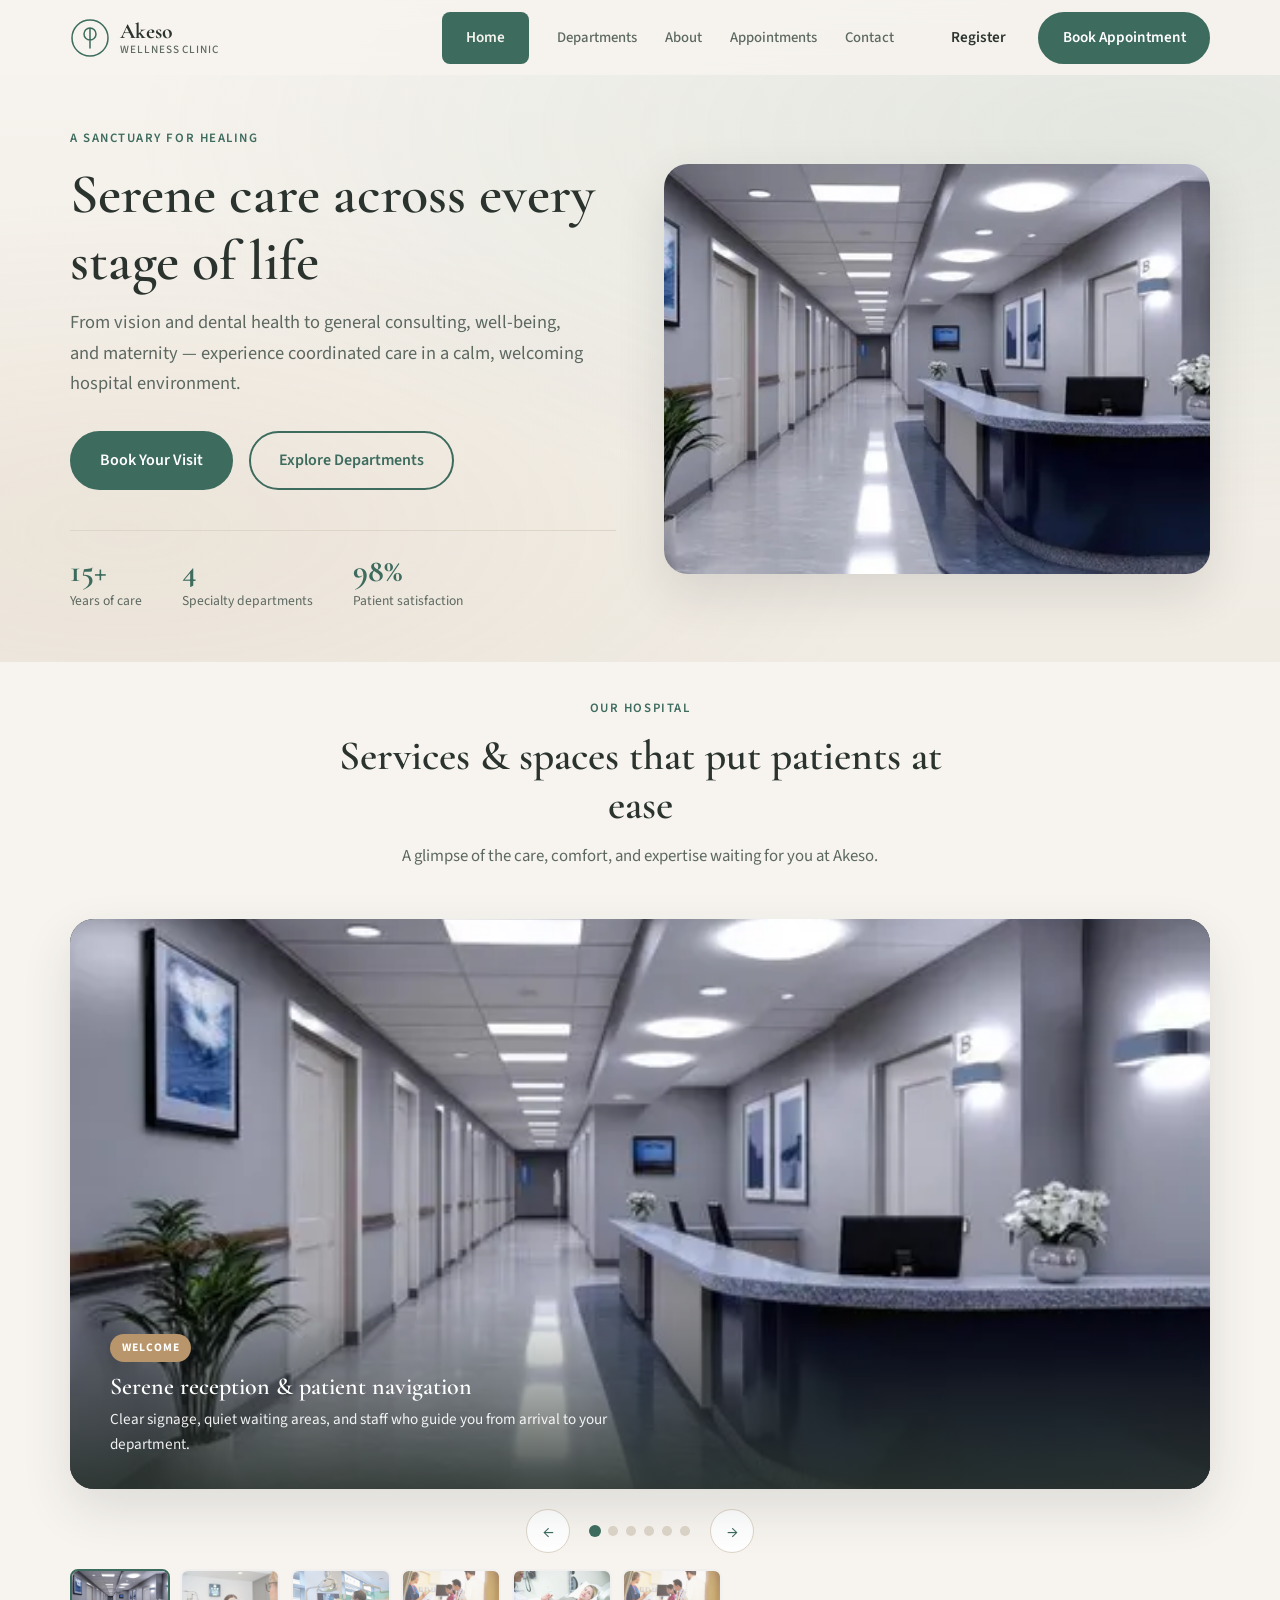
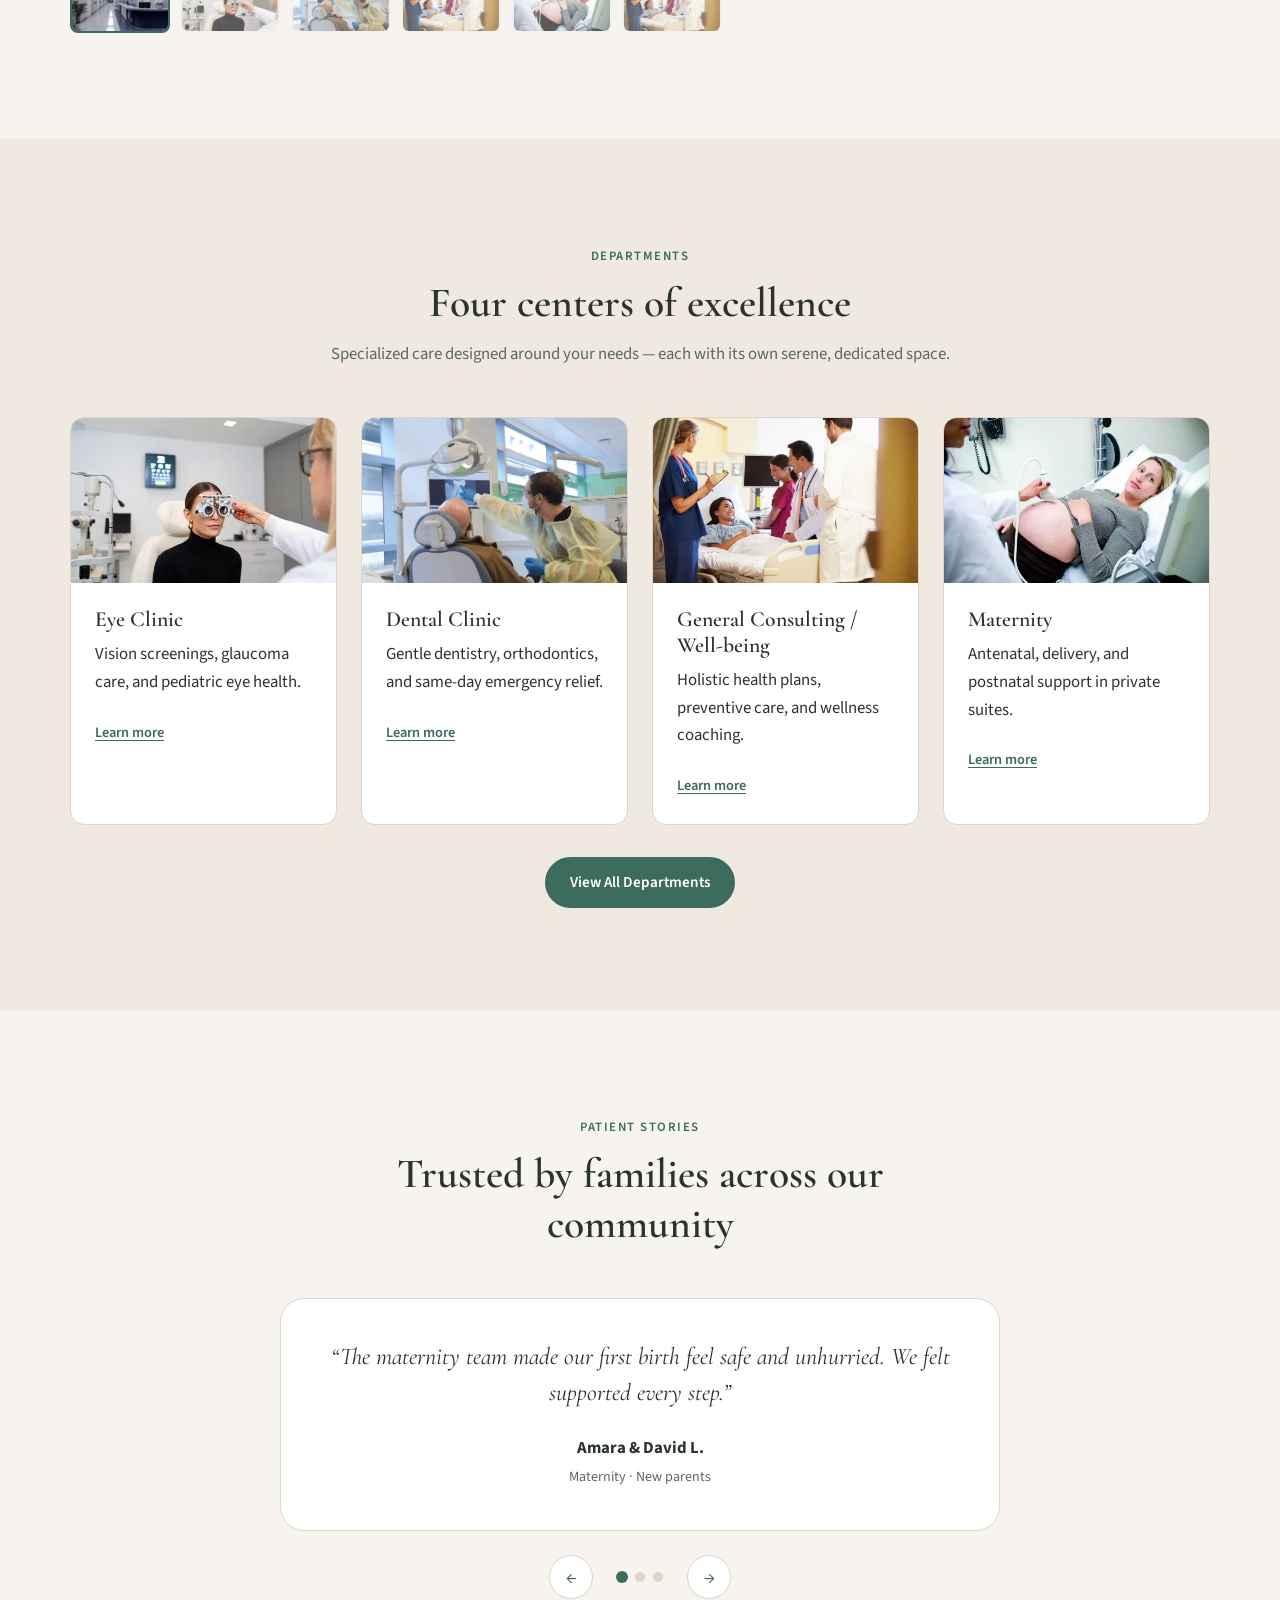
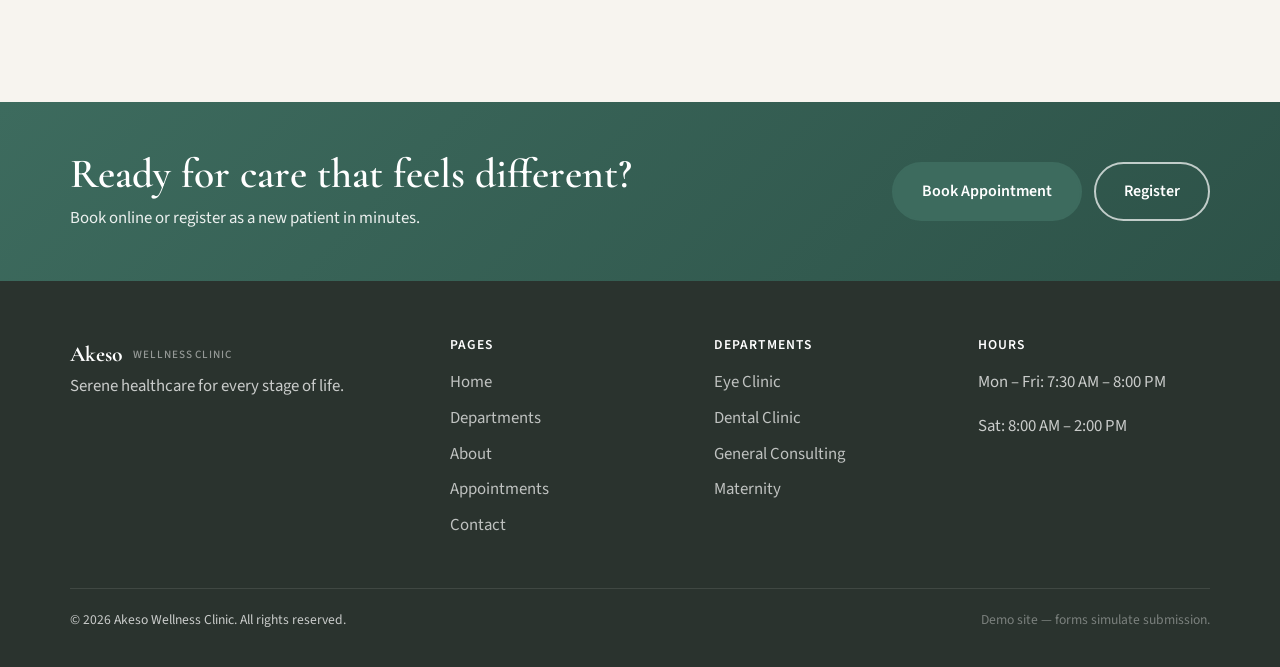
<file: index.html>
<!DOCTYPE html>
<html lang="en">
<head>
  <meta charset="UTF-8">
  <meta name="viewport" content="width=device-width, initial-scale=1.0">
  <meta name="description" content="Akeso Wellness Clinic — serene eye, dental, consulting, and maternity care. Book your visit today.">
  <title>Home | Akeso Wellness Clinic</title>
  <link rel="preconnect" href="https://fonts.googleapis.com">
  <link rel="preconnect" href="https://fonts.gstatic.com" crossorigin>
  <link href="https://fonts.googleapis.com/css2?family=Cormorant+Garamond:ital,wght@0,500;0,600;0,700;1,500&family=Source+Sans+3:wght@300;400;500;600;700&display=swap" rel="stylesheet">
  <link rel="stylesheet" href="css/styles.css">
</head>
<body data-page="home">
  <a class="skip-link" href="#main">Skip to content</a>

  <header class="site-header" id="header">
    <div class="container header-inner">
      <a href="index.html" class="logo" aria-label="Akeso Wellness Clinic home">
        <span class="logo-mark" aria-hidden="true">
          <svg viewBox="0 0 40 40" width="40" height="40" fill="none" xmlns="http://www.w3.org/2000/svg">
            <circle cx="20" cy="20" r="18" stroke="currentColor" stroke-width="1.5"/>
            <path d="M20 10v20M14 16c0-3.3 2.7-6 6-6s6 2.7 6 6-2.7 6-6 6-6-2.7-6-6z" stroke="currentColor" stroke-width="1.5" stroke-linecap="round"/>
          </svg>
        </span>
        <span class="logo-text">
          <span class="logo-name">Akeso</span>
          <span class="logo-tagline">Wellness Clinic</span>
        </span>
      </a>
      <button class="nav-toggle" id="navToggle" aria-expanded="false" aria-controls="mainNav" aria-label="Open menu">
        <span></span><span></span><span></span>
      </button>
      <nav class="main-nav" id="mainNav" aria-label="Primary">
        <ul>
          <li><a href="index.html" data-nav="home">Home</a></li>
          <li><a href="departments.html" data-nav="departments">Departments</a></li>
          <li><a href="about.html" data-nav="about">About</a></li>
          <li><a href="appointments.html" data-nav="appointments">Appointments</a></li>
          <li><a href="contact.html" data-nav="contact">Contact</a></li>
        </ul>
        <div class="nav-actions">
          <a href="appointments.html#registration" class="btn btn-ghost">Register</a>
          <a href="appointments.html#booking" class="btn btn-primary">Book Appointment</a>
        </div>
      </nav>
    </div>
  </header>

  <main id="main">
    <section class="hero hero-compact" id="hero">
      <div class="hero-bg" aria-hidden="true"></div>
      <div class="container hero-grid">
        <div class="hero-content">
          <p class="eyebrow">A sanctuary for healing</p>
          <h1>Serene care across every stage of life</h1>
          <p class="hero-lead">
            From vision and dental health to general consulting, well-being, and maternity —
            experience coordinated care in a calm, welcoming hospital environment.
          </p>
          <div class="hero-actions">
            <a href="appointments.html#booking" class="btn btn-primary btn-lg">Book Your Visit</a>
            <a href="departments.html" class="btn btn-outline btn-lg">Explore Departments</a>
          </div>
          <div class="hero-trust">
            <div class="trust-item"><strong>15+</strong><span>Years of care</span></div>
            <div class="trust-item"><strong>4</strong><span>Specialty departments</span></div>
            <div class="trust-item"><strong>98%</strong><span>Patient satisfaction</span></div>
          </div>
        </div>
        <div class="hero-visual">
          <img
            class="hero-image"
            src="images/entrance.jpg"
            alt="Sunlit hospital corridor with calm, modern design"
            width="800"
            height="560"
            loading="eager"
          >
        </div>
      </div>
    </section>

    <section class="slideshow-section section" id="services-showcase" aria-label="Hospital services showcase">
      <div class="container">
        <header class="section-header section-header-center">
          <p class="eyebrow">Our hospital</p>
          <h2>Services &amp; spaces that put patients at ease</h2>
          <p>A glimpse of the care, comfort, and expertise waiting for you at Akeso.</p>
        </header>

        <div class="service-slideshow" id="serviceSlideshow">
          <div class="slideshow-viewport">
            <div class="slideshow-track" id="slideshowTrack">
              <figure class="slide active" data-slide="0">
                <img src="images/entrance.jpg" alt="Welcoming hospital reception and patient check-in area" width="1400" height="700" loading="eager">
                <figcaption class="slide-caption">
                  <span class="slide-tag">Welcome</span>
                  <h3>Serene reception &amp; patient navigation</h3>
                  <p>Clear signage, quiet waiting areas, and staff who guide you from arrival to your department.</p>
                </figcaption>
              </figure>
              <figure class="slide" data-slide="1">
                <img src="images/eye-clinic.jpg" alt="Eye clinic examination with specialist equipment" width="1400" height="700" loading="lazy">
                <figcaption class="slide-caption">
                  <span class="slide-tag">Eye Clinic</span>
                  <h3>Advanced vision screening &amp; treatment</h3>
                  <p>Comprehensive eye exams, retinal imaging, and specialist consultations in light-filled suites.</p>
                </figcaption>
              </figure>
              <figure class="slide" data-slide="2">
                <img src="images/dentist.png" alt="Dental clinic providing gentle patient care" width="1400" height="700" loading="lazy">
                <figcaption class="slide-caption">
                  <span class="slide-tag">Dental Clinic</span>
                  <h3>Gentle dentistry for every age</h3>
                  <p>Preventive care, restorative work, and anxiety-free treatment in spa-like dental rooms.</p>
                </figcaption>
              </figure>
              <figure class="slide" data-slide="3">
                <img src="images/collaboration.jpg" alt="Doctor consulting with patient in general well-being clinic" width="1400" height="700" loading="lazy">
                <figcaption class="slide-caption">
                  <span class="slide-tag">General Consulting</span>
                  <h3>Well-being &amp; holistic health plans</h3>
                  <p>One-on-one consulting, preventive screenings, nutrition, and chronic care coordination.</p>
                </figcaption>
              </figure>
              <figure class="slide" data-slide="4">
                <img src="images/maternity.jpg" alt="Maternity ward supporting mother and newborn" width="1400" height="700" loading="lazy">
                <figcaption class="slide-caption">
                  <span class="slide-tag">Maternity</span>
                  <h3>Compassionate maternity &amp; newborn care</h3>
                  <p>Antenatal visits, delivery suites, lactation support, and postnatal follow-up under one roof.</p>
                </figcaption>
              </figure>
              <figure class="slide" data-slide="5">
                <img src="images/collaboration.jpg" alt="Medical team collaborating in modern hospital" width="1400" height="700" loading="lazy">
                <figcaption class="slide-caption">
                  <span class="slide-tag">Coordinated care</span>
                  <h3>Professional teams working together</h3>
                  <p>Doctors and nurses share records across departments so your care stays seamless.</p>
                </figcaption>
              </figure>
            </div>
          </div>
          <div class="slideshow-controls">
            <button type="button" class="slider-btn slideshow-prev" id="slideshowPrev" aria-label="Previous slide">&larr;</button>
            <div class="slideshow-dots" id="slideshowDots" role="tablist" aria-label="Service slides"></div>
            <button type="button" class="slider-btn slideshow-next" id="slideshowNext" aria-label="Next slide">&rarr;</button>
          </div>
          <div class="slideshow-thumbs" id="slideshowThumbs" aria-label="Slide thumbnails"></div>
        </div>
      </div>
    </section>

    <section class="departments section section-alt" id="departments-preview">
      <div class="container">
        <header class="section-header section-header-center">
          <p class="eyebrow">Departments</p>
          <h2>Four centers of excellence</h2>
          <p>Specialized care designed around your needs — each with its own serene, dedicated space.</p>
        </header>
        <div class="dept-grid dept-grid-4">
          <article class="dept-card dept-card-image">
            <div class="dept-card-photo">
              <img src="images/eye-clinic.jpg" alt="Eye clinic examination room" width="600" height="400" loading="lazy">
            </div>
            <div class="dept-card-body">
              <h3>Eye Clinic</h3>
              <p>Vision screenings, glaucoma care, and pediatric eye health.</p>
              <a href="departments.html#eye" class="dept-link">Learn more</a>
            </div>
          </article>
          <article class="dept-card dept-card-image">
            <div class="dept-card-photo">
              <img src="images/dentist.png" alt="Dental treatment room" width="600" height="400" loading="lazy">
            </div>
            <div class="dept-card-body">
              <h3>Dental Clinic</h3>
              <p>Gentle dentistry, orthodontics, and same-day emergency relief.</p>
              <a href="departments.html#dental" class="dept-link">Learn more</a>
            </div>
          </article>
          <article class="dept-card dept-card-image">
            <div class="dept-card-photo">
              <img src="images/collaboration.jpg" alt="General consulting consultation" width="600" height="400" loading="lazy">
            </div>
            <div class="dept-card-body">
              <h3>General Consulting / Well-being</h3>
              <p>Holistic health plans, preventive care, and wellness coaching.</p>
              <a href="departments.html#consulting" class="dept-link">Learn more</a>
            </div>
          </article>
          <article class="dept-card dept-card-image">
            <div class="dept-card-photo">
              <img src="images/maternity.jpg" alt="Maternity care with mother and baby" width="600" height="400" loading="lazy">
            </div>
            <div class="dept-card-body">
              <h3>Maternity</h3>
              <p>Antenatal, delivery, and postnatal support in private suites.</p>
              <a href="departments.html#maternity" class="dept-link">Learn more</a>
            </div>
          </article>
        </div>
        <p class="section-cta-center">
          <a href="departments.html" class="btn btn-primary">View All Departments</a>
        </p>
      </div>
    </section>

    <section class="testimonials section">
      <div class="container">
        <header class="section-header section-header-center">
          <p class="eyebrow">Patient stories</p>
          <h2>Trusted by families across our community</h2>
        </header>
        <div class="testimonial-slider" id="testimonialSlider">
          <div class="testimonial-track" id="testimonialTrack">
            <blockquote class="testimonial-card active">
              <p>&ldquo;The maternity team made our first birth feel safe and unhurried. We felt supported every step.&rdquo;</p>
              <footer><strong>Amara &amp; David L.</strong><span>Maternity · New parents</span></footer>
            </blockquote>
            <blockquote class="testimonial-card">
              <p>&ldquo;My well-being consultant helped me build habits I could actually keep. The clinic feels like a retreat.&rdquo;</p>
              <footer><strong>Priya K.</strong><span>General Consulting · 3-month program</span></footer>
            </blockquote>
            <blockquote class="testimonial-card">
              <p>&ldquo;The eye clinic caught an issue early. Professional, thorough, and surprisingly relaxing.&rdquo;</p>
              <footer><strong>Marcus T.</strong><span>Eye Clinic · Annual screening</span></footer>
            </blockquote>
          </div>
          <div class="testimonial-controls">
            <button type="button" class="slider-btn" id="prevTestimonial" aria-label="Previous testimonial">&larr;</button>
            <div class="slider-dots" id="sliderDots" role="tablist" aria-label="Testimonials"></div>
            <button type="button" class="slider-btn" id="nextTestimonial" aria-label="Next testimonial">&rarr;</button>
          </div>
        </div>
      </div>
    </section>

    <section class="cta-strip">
      <div class="container cta-strip-inner">
        <div>
          <h2>Ready for care that feels different?</h2>
          <p>Book online or register as a new patient in minutes.</p>
        </div>
        <div class="cta-strip-actions">
          <a href="appointments.html#booking" class="btn btn-primary btn-lg">Book Appointment</a>
          <a href="appointments.html#registration" class="btn btn-outline-light btn-lg">Register</a>
        </div>
      </div>
    </section>
  </main>

  <footer class="site-footer">
    <div class="container footer-grid">
      <div class="footer-brand">
        <a href="index.html" class="logo logo-footer">
          <span class="logo-name">Akeso</span>
          <span class="logo-tagline">Wellness Clinic</span>
        </a>
        <p>Serene healthcare for every stage of life.</p>
      </div>
      <nav aria-label="Pages">
        <h4>Pages</h4>
        <ul>
          <li><a href="index.html">Home</a></li>
          <li><a href="departments.html">Departments</a></li>
          <li><a href="about.html">About</a></li>
          <li><a href="appointments.html">Appointments</a></li>
          <li><a href="contact.html">Contact</a></li>
        </ul>
      </nav>
      <nav aria-label="Departments">
        <h4>Departments</h4>
        <ul>
          <li><a href="departments.html#eye">Eye Clinic</a></li>
          <li><a href="departments.html#dental">Dental Clinic</a></li>
          <li><a href="departments.html#consulting">General Consulting</a></li>
          <li><a href="departments.html#maternity">Maternity</a></li>
        </ul>
      </nav>
      <div class="footer-hours">
        <h4>Hours</h4>
        <p>Mon – Fri: 7:30 AM – 8:00 PM</p>
        <p>Sat: 8:00 AM – 2:00 PM</p>
      </div>
    </div>
    <div class="container footer-bottom">
      <p>&copy; <span id="year"></span> Akeso Wellness Clinic. All rights reserved.</p>
      <p class="footer-note">Demo site — forms simulate submission.</p>
    </div>
  </footer>

  <div class="toast-container" id="toastContainer" aria-live="polite" aria-atomic="true"></div>
  <script src="js/main.js"></script>
</body>
</html>
</file>
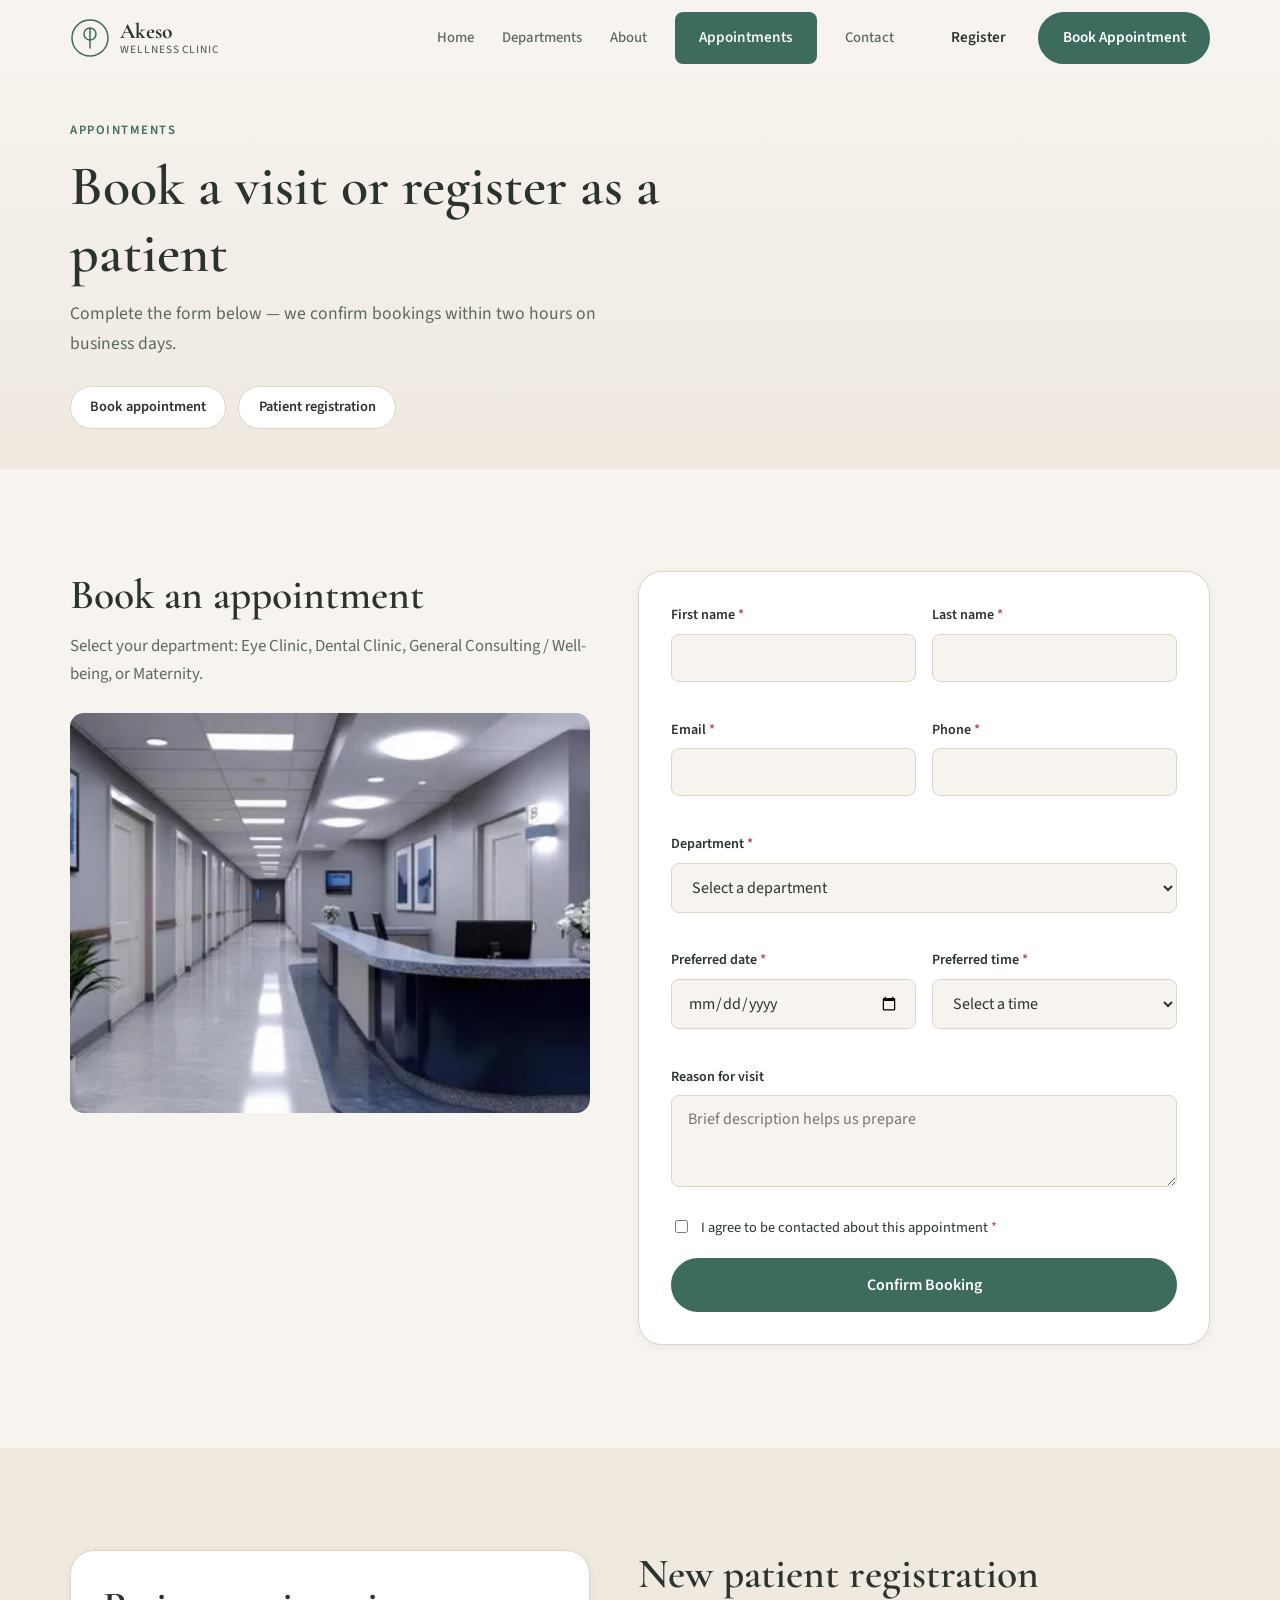
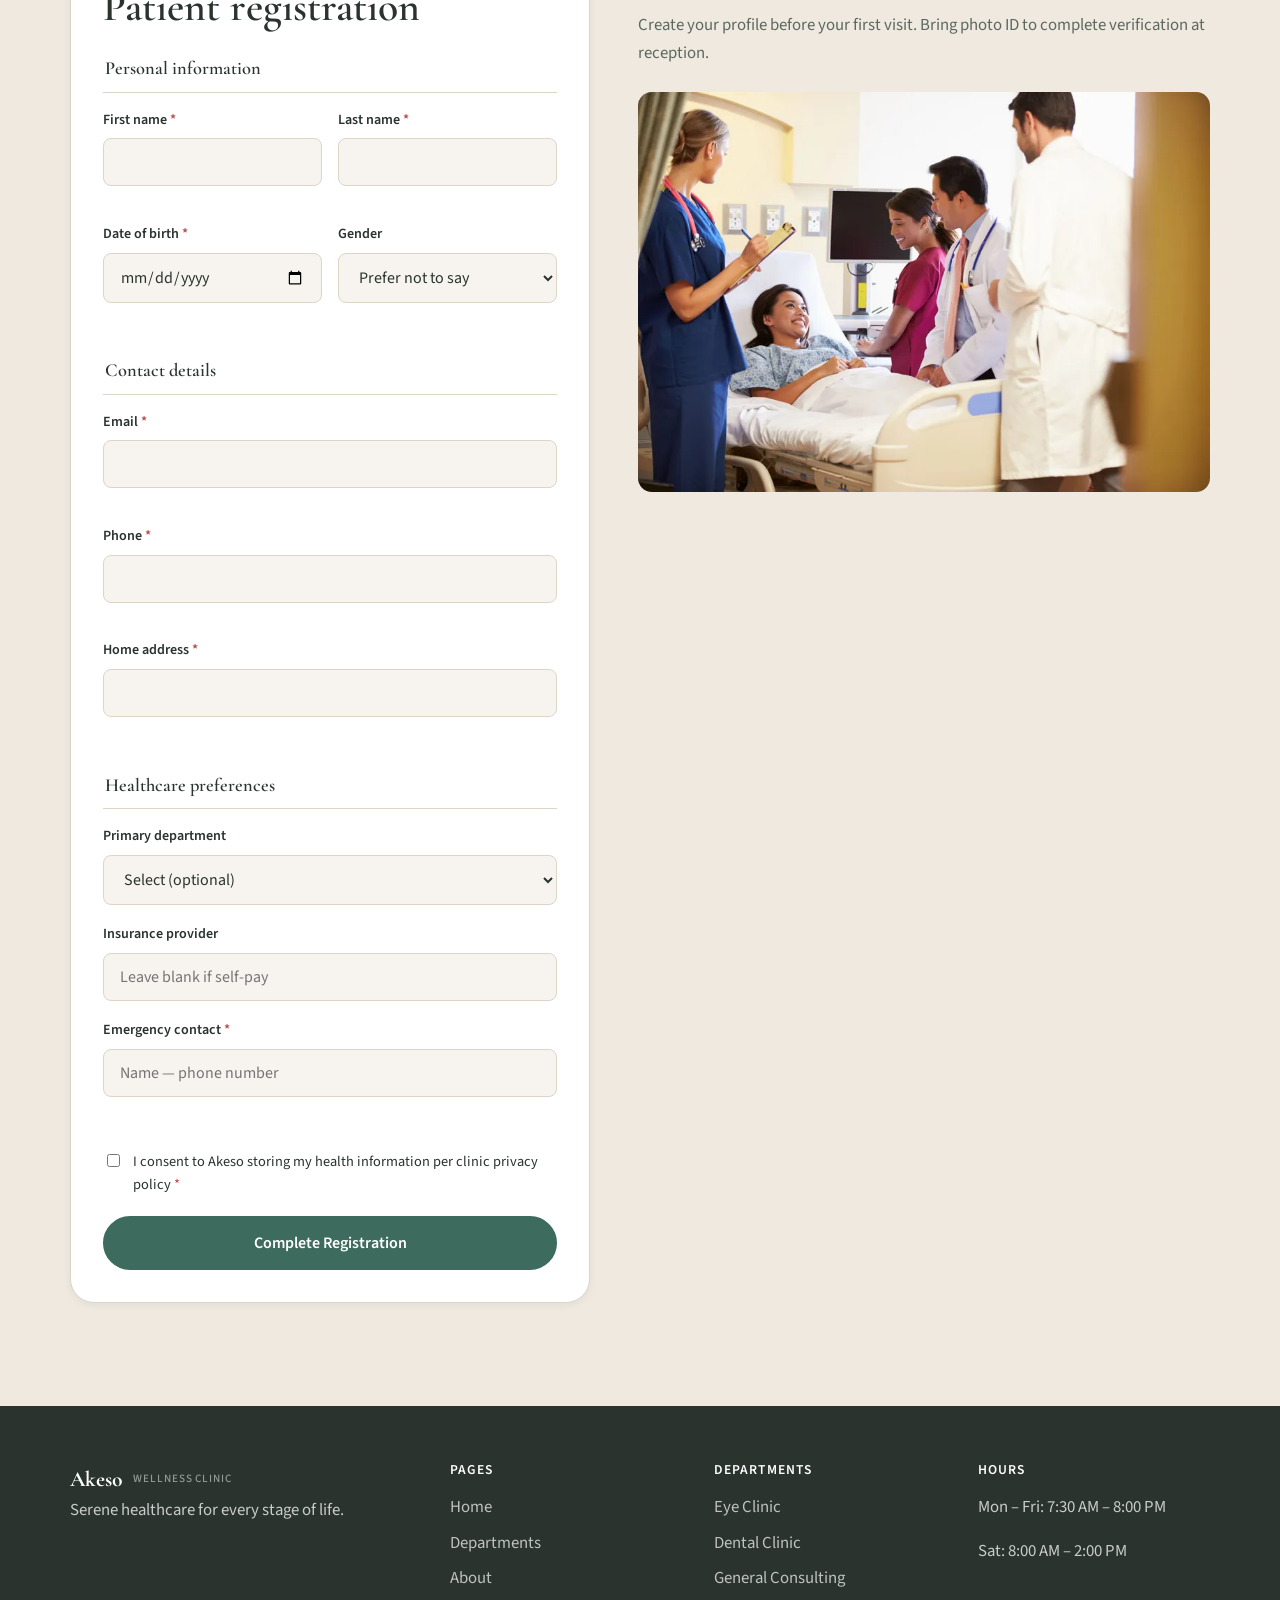
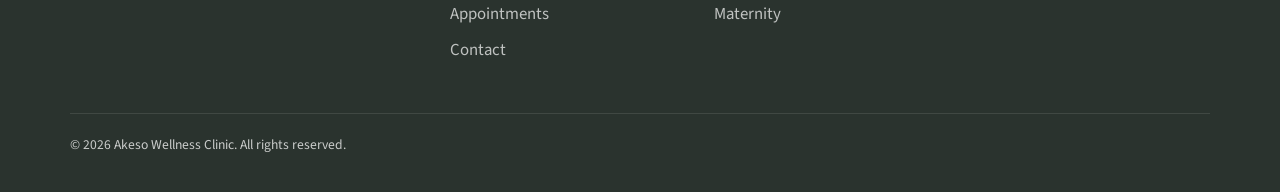
<file: appointments.html>
<!DOCTYPE html>
<html lang="en">
<head>
  <meta charset="UTF-8">
  <meta name="viewport" content="width=device-width, initial-scale=1.0">
  <meta name="description" content="Book an appointment or register as a new patient at Akeso Wellness Clinic.">
  <title>Appointments | Akeso Wellness Clinic</title>
  <link rel="preconnect" href="https://fonts.googleapis.com">
  <link rel="preconnect" href="https://fonts.gstatic.com" crossorigin>
  <link href="https://fonts.googleapis.com/css2?family=Cormorant+Garamond:ital,wght@0,500;0,600;0,700;1,500&family=Source+Sans+3:wght@300;400;500;600;700&display=swap" rel="stylesheet">
  <link rel="stylesheet" href="css/styles.css">
</head>
<body data-page="appointments">
  <a class="skip-link" href="#main">Skip to content</a>

  <header class="site-header" id="header">
    <div class="container header-inner">
      <a href="index.html" class="logo" aria-label="Akeso Wellness Clinic home">
        <span class="logo-mark" aria-hidden="true">
          <svg viewBox="0 0 40 40" width="40" height="40" fill="none" xmlns="http://www.w3.org/2000/svg">
            <circle cx="20" cy="20" r="18" stroke="currentColor" stroke-width="1.5"/>
            <path d="M20 10v20M14 16c0-3.3 2.7-6 6-6s6 2.7 6 6-2.7 6-6 6-6-2.7-6-6z" stroke="currentColor" stroke-width="1.5" stroke-linecap="round"/>
          </svg>
        </span>
        <span class="logo-text">
          <span class="logo-name">Akeso</span>
          <span class="logo-tagline">Wellness Clinic</span>
        </span>
      </a>
      <button class="nav-toggle" id="navToggle" aria-expanded="false" aria-controls="mainNav" aria-label="Open menu">
        <span></span><span></span><span></span>
      </button>
      <nav class="main-nav" id="mainNav" aria-label="Primary">
        <ul>
          <li><a href="index.html" data-nav="home">Home</a></li>
          <li><a href="departments.html" data-nav="departments">Departments</a></li>
          <li><a href="about.html" data-nav="about">About</a></li>
          <li><a href="appointments.html" data-nav="appointments">Appointments</a></li>
          <li><a href="contact.html" data-nav="contact">Contact</a></li>
        </ul>
        <div class="nav-actions">
          <a href="appointments.html#registration" class="btn btn-ghost">Register</a>
          <a href="appointments.html#booking" class="btn btn-primary">Book Appointment</a>
        </div>
      </nav>
    </div>
  </header>

  <main id="main">
    <section class="page-hero">
      <div class="container">
        <p class="eyebrow">Appointments</p>
        <h1>Book a visit or register as a patient</h1>
        <p class="page-hero-lead">Complete the form below — we confirm bookings within two hours on business days.</p>
        <nav class="page-tabs" aria-label="Appointment sections">
          <a href="#booking" class="page-tab">Book appointment</a>
          <a href="#registration" class="page-tab">Patient registration</a>
        </nav>
      </div>
    </section>

    <section class="section" id="booking">
      <div class="container form-page-grid">
        <div class="form-page-intro">
          <h2>Book an appointment</h2>
          <p>Select your department: Eye Clinic, Dental Clinic, General Consulting / Well-being, or Maternity.</p>
          <img
            src="images/entrance.jpg"
            alt="Patient checking in at hospital reception"
            width="600"
            height="400"
            loading="lazy"
            class="form-side-image"
          >
        </div>
        <form class="page-form card-form" id="bookForm" novalidate>
          <div class="form-row">
            <div class="form-group">
              <label for="bookFirstName">First name <span class="required">*</span></label>
              <input type="text" id="bookFirstName" name="firstName" required autocomplete="given-name">
              <span class="error-msg" role="alert"></span>
            </div>
            <div class="form-group">
              <label for="bookLastName">Last name <span class="required">*</span></label>
              <input type="text" id="bookLastName" name="lastName" required autocomplete="family-name">
              <span class="error-msg" role="alert"></span>
            </div>
          </div>
          <div class="form-row">
            <div class="form-group">
              <label for="bookEmail">Email <span class="required">*</span></label>
              <input type="email" id="bookEmail" name="email" required autocomplete="email">
              <span class="error-msg" role="alert"></span>
            </div>
            <div class="form-group">
              <label for="bookPhone">Phone <span class="required">*</span></label>
              <input type="tel" id="bookPhone" name="phone" required autocomplete="tel">
              <span class="error-msg" role="alert"></span>
            </div>
          </div>
          <div class="form-group">
            <label for="bookDept">Department <span class="required">*</span></label>
            <select id="bookDept" name="department" required>
              <option value="">Select a department</option>
              <option value="Eye Clinic">Eye Clinic</option>
              <option value="Dental Clinic">Dental Clinic</option>
              <option value="General Consulting / Well-being">General Consulting / Well-being</option>
              <option value="Maternity">Maternity</option>
            </select>
            <span class="error-msg" role="alert"></span>
          </div>
          <div class="form-row">
            <div class="form-group">
              <label for="bookDate">Preferred date <span class="required">*</span></label>
              <input type="date" id="bookDate" name="date" required>
              <span class="error-msg" role="alert"></span>
            </div>
            <div class="form-group">
              <label for="bookTime">Preferred time <span class="required">*</span></label>
              <select id="bookTime" name="time" required>
                <option value="">Select a time</option>
                <option value="08:00">8:00 AM</option>
                <option value="09:00">9:00 AM</option>
                <option value="10:00">10:00 AM</option>
                <option value="11:00">11:00 AM</option>
                <option value="12:00">12:00 PM</option>
                <option value="14:00">2:00 PM</option>
                <option value="15:00">3:00 PM</option>
                <option value="16:00">4:00 PM</option>
                <option value="17:00">5:00 PM</option>
              </select>
              <span class="error-msg" role="alert"></span>
            </div>
          </div>
          <div class="form-group">
            <label for="bookReason">Reason for visit</label>
            <textarea id="bookReason" name="reason" rows="3" placeholder="Brief description helps us prepare"></textarea>
          </div>
          <div class="form-group form-check">
            <input type="checkbox" id="bookConsent" name="consent" required>
            <label for="bookConsent">I agree to be contacted about this appointment <span class="required">*</span></label>
            <span class="error-msg" role="alert"></span>
          </div>
          <button type="submit" class="btn btn-primary btn-block btn-lg">Confirm Booking</button>
        </form>
      </div>
    </section>

    <section class="section section-alt" id="registration">
      <div class="container form-page-grid form-page-grid-reverse">
        <form class="page-form card-form" id="registerForm" novalidate>
          <h2 class="form-inline-title">Patient registration</h2>
          <fieldset>
            <legend>Personal information</legend>
            <div class="form-row">
              <div class="form-group">
                <label for="regFirstName">First name <span class="required">*</span></label>
                <input type="text" id="regFirstName" name="firstName" required autocomplete="given-name">
                <span class="error-msg" role="alert"></span>
              </div>
              <div class="form-group">
                <label for="regLastName">Last name <span class="required">*</span></label>
                <input type="text" id="regLastName" name="lastName" required autocomplete="family-name">
                <span class="error-msg" role="alert"></span>
              </div>
            </div>
            <div class="form-row">
              <div class="form-group">
                <label for="regDob">Date of birth <span class="required">*</span></label>
                <input type="date" id="regDob" name="dob" required>
                <span class="error-msg" role="alert"></span>
              </div>
              <div class="form-group">
                <label for="regGender">Gender</label>
                <select id="regGender" name="gender">
                  <option value="">Prefer not to say</option>
                  <option value="female">Female</option>
                  <option value="male">Male</option>
                  <option value="nonbinary">Non-binary</option>
                  <option value="other">Other</option>
                </select>
              </div>
            </div>
          </fieldset>
          <fieldset>
            <legend>Contact details</legend>
            <div class="form-group">
              <label for="regEmail">Email <span class="required">*</span></label>
              <input type="email" id="regEmail" name="email" required autocomplete="email">
              <span class="error-msg" role="alert"></span>
            </div>
            <div class="form-group">
              <label for="regPhone">Phone <span class="required">*</span></label>
              <input type="tel" id="regPhone" name="phone" required autocomplete="tel">
              <span class="error-msg" role="alert"></span>
            </div>
            <div class="form-group">
              <label for="regAddress">Home address <span class="required">*</span></label>
              <input type="text" id="regAddress" name="address" required autocomplete="street-address">
              <span class="error-msg" role="alert"></span>
            </div>
          </fieldset>
          <fieldset>
            <legend>Healthcare preferences</legend>
            <div class="form-group">
              <label for="regDept">Primary department</label>
              <select id="regDept" name="department">
                <option value="">Select (optional)</option>
                <option value="Eye Clinic">Eye Clinic</option>
                <option value="Dental Clinic">Dental Clinic</option>
                <option value="General Consulting / Well-being">General Consulting / Well-being</option>
                <option value="Maternity">Maternity</option>
              </select>
            </div>
            <div class="form-group">
              <label for="regInsurance">Insurance provider</label>
              <input type="text" id="regInsurance" name="insurance" placeholder="Leave blank if self-pay">
            </div>
            <div class="form-group">
              <label for="regEmergency">Emergency contact <span class="required">*</span></label>
              <input type="text" id="regEmergency" name="emergency" required placeholder="Name — phone number">
              <span class="error-msg" role="alert"></span>
            </div>
          </fieldset>
          <div class="form-group form-check">
            <input type="checkbox" id="regConsent" name="consent" required>
            <label for="regConsent">I consent to Akeso storing my health information per clinic privacy policy <span class="required">*</span></label>
            <span class="error-msg" role="alert"></span>
          </div>
          <button type="submit" class="btn btn-primary btn-block btn-lg">Complete Registration</button>
        </form>
        <div class="form-page-intro">
          <h2>New patient registration</h2>
          <p>Create your profile before your first visit. Bring photo ID to complete verification at reception.</p>
          <img
            src="images/collaboration.jpg"
            alt="Caring medical professional with patient"
            width="600"
            height="400"
            loading="lazy"
            class="form-side-image"
          >
        </div>
      </div>
    </section>
  </main>

  <footer class="site-footer">
    <div class="container footer-grid">
      <div class="footer-brand">
        <a href="index.html" class="logo logo-footer">
          <span class="logo-name">Akeso</span>
          <span class="logo-tagline">Wellness Clinic</span>
        </a>
        <p>Serene healthcare for every stage of life.</p>
      </div>
      <nav aria-label="Pages">
        <h4>Pages</h4>
        <ul>
          <li><a href="index.html">Home</a></li>
          <li><a href="departments.html">Departments</a></li>
          <li><a href="about.html">About</a></li>
          <li><a href="appointments.html">Appointments</a></li>
          <li><a href="contact.html">Contact</a></li>
        </ul>
      </nav>
      <nav aria-label="Departments">
        <h4>Departments</h4>
        <ul>
          <li><a href="departments.html#eye">Eye Clinic</a></li>
          <li><a href="departments.html#dental">Dental Clinic</a></li>
          <li><a href="departments.html#consulting">General Consulting</a></li>
          <li><a href="departments.html#maternity">Maternity</a></li>
        </ul>
      </nav>
      <div class="footer-hours">
        <h4>Hours</h4>
        <p>Mon – Fri: 7:30 AM – 8:00 PM</p>
        <p>Sat: 8:00 AM – 2:00 PM</p>
      </div>
    </div>
    <div class="container footer-bottom">
      <p>&copy; <span id="year"></span> Akeso Wellness Clinic. All rights reserved.</p>
    </div>
  </footer>

  <div class="toast-container" id="toastContainer" aria-live="polite" aria-atomic="true"></div>
  <script src="js/main.js"></script>
</body>
</html>
</file>
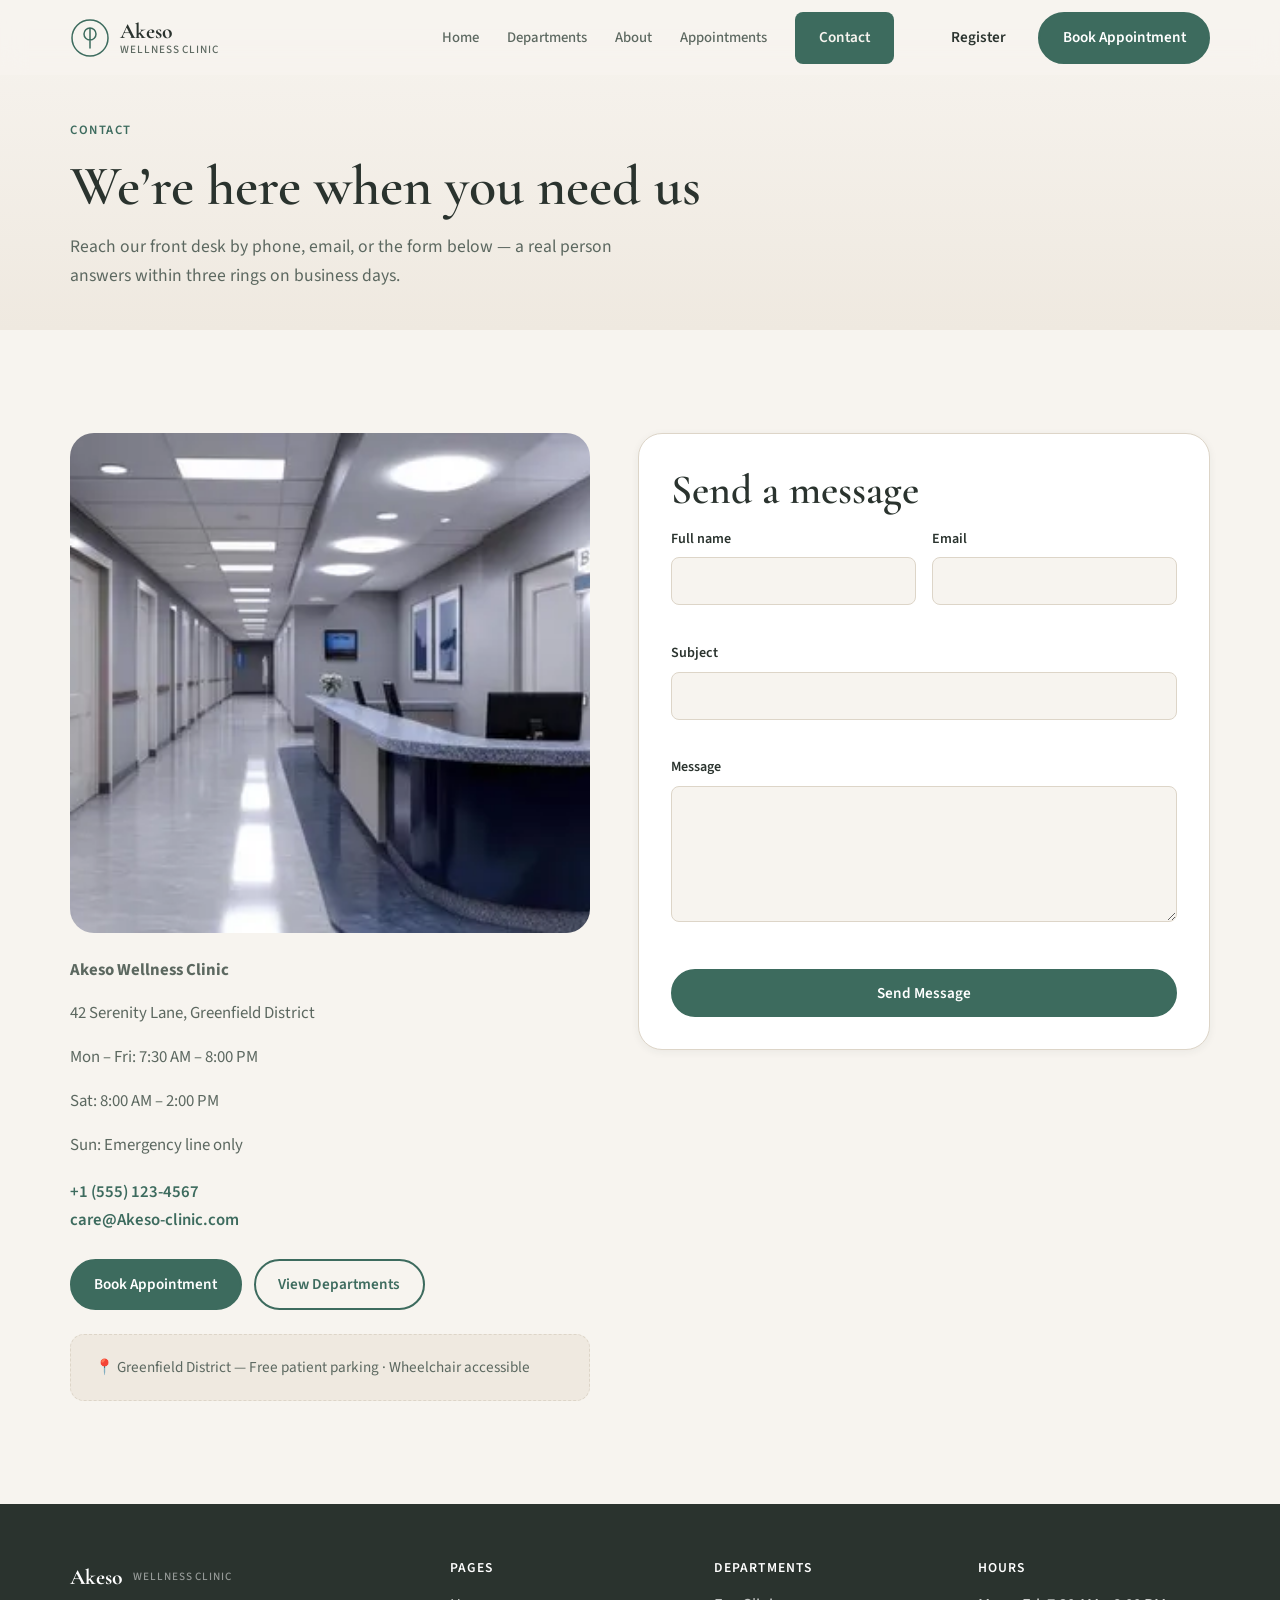
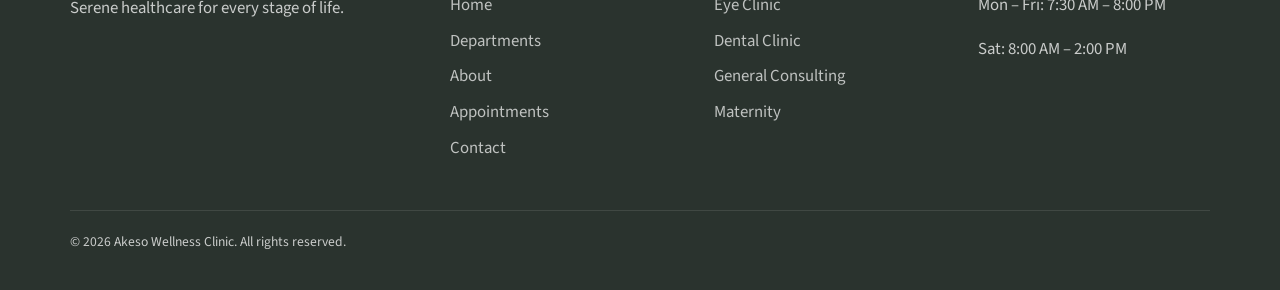
<file: contact.html>
<!DOCTYPE html>
<html lang="en">
<head>
  <meta charset="UTF-8">
  <meta name="viewport" content="width=device-width, initial-scale=1.0">
  <meta name="description" content="Contact Akeso Wellness Clinic — location, hours, phone, and message form.">
  <title>Contact | Akeso Wellness Clinic</title>
  <link rel="preconnect" href="https://fonts.googleapis.com">
  <link rel="preconnect" href="https://fonts.gstatic.com" crossorigin>
  <link href="https://fonts.googleapis.com/css2?family=Cormorant+Garamond:ital,wght@0,500;0,600;0,700;1,500&family=Source+Sans+3:wght@300;400;500;600;700&display=swap" rel="stylesheet">
  <link rel="stylesheet" href="css/styles.css">
</head>
<body data-page="contact">
  <a class="skip-link" href="#main">Skip to content</a>

  <header class="site-header" id="header">
    <div class="container header-inner">
      <a href="index.html" class="logo" aria-label="Akeso Wellness Clinic home">
        <span class="logo-mark" aria-hidden="true">
          <svg viewBox="0 0 40 40" width="40" height="40" fill="none" xmlns="http://www.w3.org/2000/svg">
            <circle cx="20" cy="20" r="18" stroke="currentColor" stroke-width="1.5"/>
            <path d="M20 10v20M14 16c0-3.3 2.7-6 6-6s6 2.7 6 6-2.7 6-6 6-6-2.7-6-6z" stroke="currentColor" stroke-width="1.5" stroke-linecap="round"/>
          </svg>
        </span>
        <span class="logo-text">
          <span class="logo-name">Akeso</span>
          <span class="logo-tagline">Wellness Clinic</span>
        </span>
      </a>
      <button class="nav-toggle" id="navToggle" aria-expanded="false" aria-controls="mainNav" aria-label="Open menu">
        <span></span><span></span><span></span>
      </button>
      <nav class="main-nav" id="mainNav" aria-label="Primary">
        <ul>
          <li><a href="index.html" data-nav="home">Home</a></li>
          <li><a href="departments.html" data-nav="departments">Departments</a></li>
          <li><a href="about.html" data-nav="about">About</a></li>
          <li><a href="appointments.html" data-nav="appointments">Appointments</a></li>
          <li><a href="contact.html" data-nav="contact">Contact</a></li>
        </ul>
        <div class="nav-actions">
          <a href="appointments.html#registration" class="btn btn-ghost">Register</a>
          <a href="appointments.html#booking" class="btn btn-primary">Book Appointment</a>
        </div>
      </nav>
    </div>
  </header>

  <main id="main">
    <section class="page-hero">
      <div class="container">
        <p class="eyebrow">Contact</p>
        <h1>We&rsquo;re here when you need us</h1>
        <p class="page-hero-lead">Reach our front desk by phone, email, or the form below — a real person answers within three rings on business days.</p>
      </div>
    </section>

    <section class="section">
      <div class="container contact-page-grid">
        <div class="contact-info-block">
          <img
            src="images/entrance.jpg"
            alt="Akeso clinic building entrance"
            width="800"
            height="500"
            loading="lazy"
            class="contact-hero-image"
          >
          <address>
            <p><strong>Akeso Wellness Clinic</strong></p>
            <p>42 Serenity Lane, Greenfield District</p>
            <p>Mon – Fri: 7:30 AM – 8:00 PM</p>
            <p>Sat: 8:00 AM – 2:00 PM</p>
            <p>Sun: Emergency line only</p>
          </address>
          <ul class="contact-links">
            <li><a href="tel:+15551234567">+1 (555) 123-4567</a></li>
            <li><a href="mailto:care@Akeso-clinic.com">care@Akeso-clinic.com</a></li>
          </ul>
          <div class="contact-quick-actions">
            <a href="appointments.html#booking" class="btn btn-primary">Book Appointment</a>
            <a href="departments.html" class="btn btn-outline">View Departments</a>
          </div>
          <div class="map-placeholder" aria-label="Map placeholder">
            <p>📍 Greenfield District — Free patient parking · Wheelchair accessible</p>
          </div>
        </div>
        <form class="contact-form card-form" id="contactForm" novalidate>
          <h2>Send a message</h2>
          <div class="form-row">
            <div class="form-group">
              <label for="contactName">Full name</label>
              <input type="text" id="contactName" name="name" required autocomplete="name">
              <span class="error-msg" role="alert"></span>
            </div>
            <div class="form-group">
              <label for="contactEmail">Email</label>
              <input type="email" id="contactEmail" name="email" required autocomplete="email">
              <span class="error-msg" role="alert"></span>
            </div>
          </div>
          <div class="form-group">
            <label for="contactSubject">Subject</label>
            <input type="text" id="contactSubject" name="subject" required>
            <span class="error-msg" role="alert"></span>
          </div>
          <div class="form-group">
            <label for="contactMessage">Message</label>
            <textarea id="contactMessage" name="message" rows="5" required></textarea>
            <span class="error-msg" role="alert"></span>
          </div>
          <button type="submit" class="btn btn-primary btn-block">Send Message</button>
        </form>
      </div>
    </section>
  </main>

  <footer class="site-footer">
    <div class="container footer-grid">
      <div class="footer-brand">
        <a href="index.html" class="logo logo-footer">
          <span class="logo-name">Akeso</span>
          <span class="logo-tagline">Wellness Clinic</span>
        </a>
        <p>Serene healthcare for every stage of life.</p>
      </div>
      <nav aria-label="Pages">
        <h4>Pages</h4>
        <ul>
          <li><a href="index.html">Home</a></li>
          <li><a href="departments.html">Departments</a></li>
          <li><a href="about.html">About</a></li>
          <li><a href="appointments.html">Appointments</a></li>
          <li><a href="contact.html">Contact</a></li>
        </ul>
      </nav>
      <nav aria-label="Departments">
        <h4>Departments</h4>
        <ul>
          <li><a href="departments.html#eye">Eye Clinic</a></li>
          <li><a href="departments.html#dental">Dental Clinic</a></li>
          <li><a href="departments.html#consulting">General Consulting</a></li>
          <li><a href="departments.html#maternity">Maternity</a></li>
        </ul>
      </nav>
      <div class="footer-hours">
        <h4>Hours</h4>
        <p>Mon – Fri: 7:30 AM – 8:00 PM</p>
        <p>Sat: 8:00 AM – 2:00 PM</p>
      </div>
    </div>
    <div class="container footer-bottom">
      <p>&copy; <span id="year"></span> Akeso Wellness Clinic. All rights reserved.</p>
    </div>
  </footer>

  <div class="toast-container" id="toastContainer" aria-live="polite" aria-atomic="true"></div>
  <script src="js/main.js"></script>
</body>
</html>
</file>
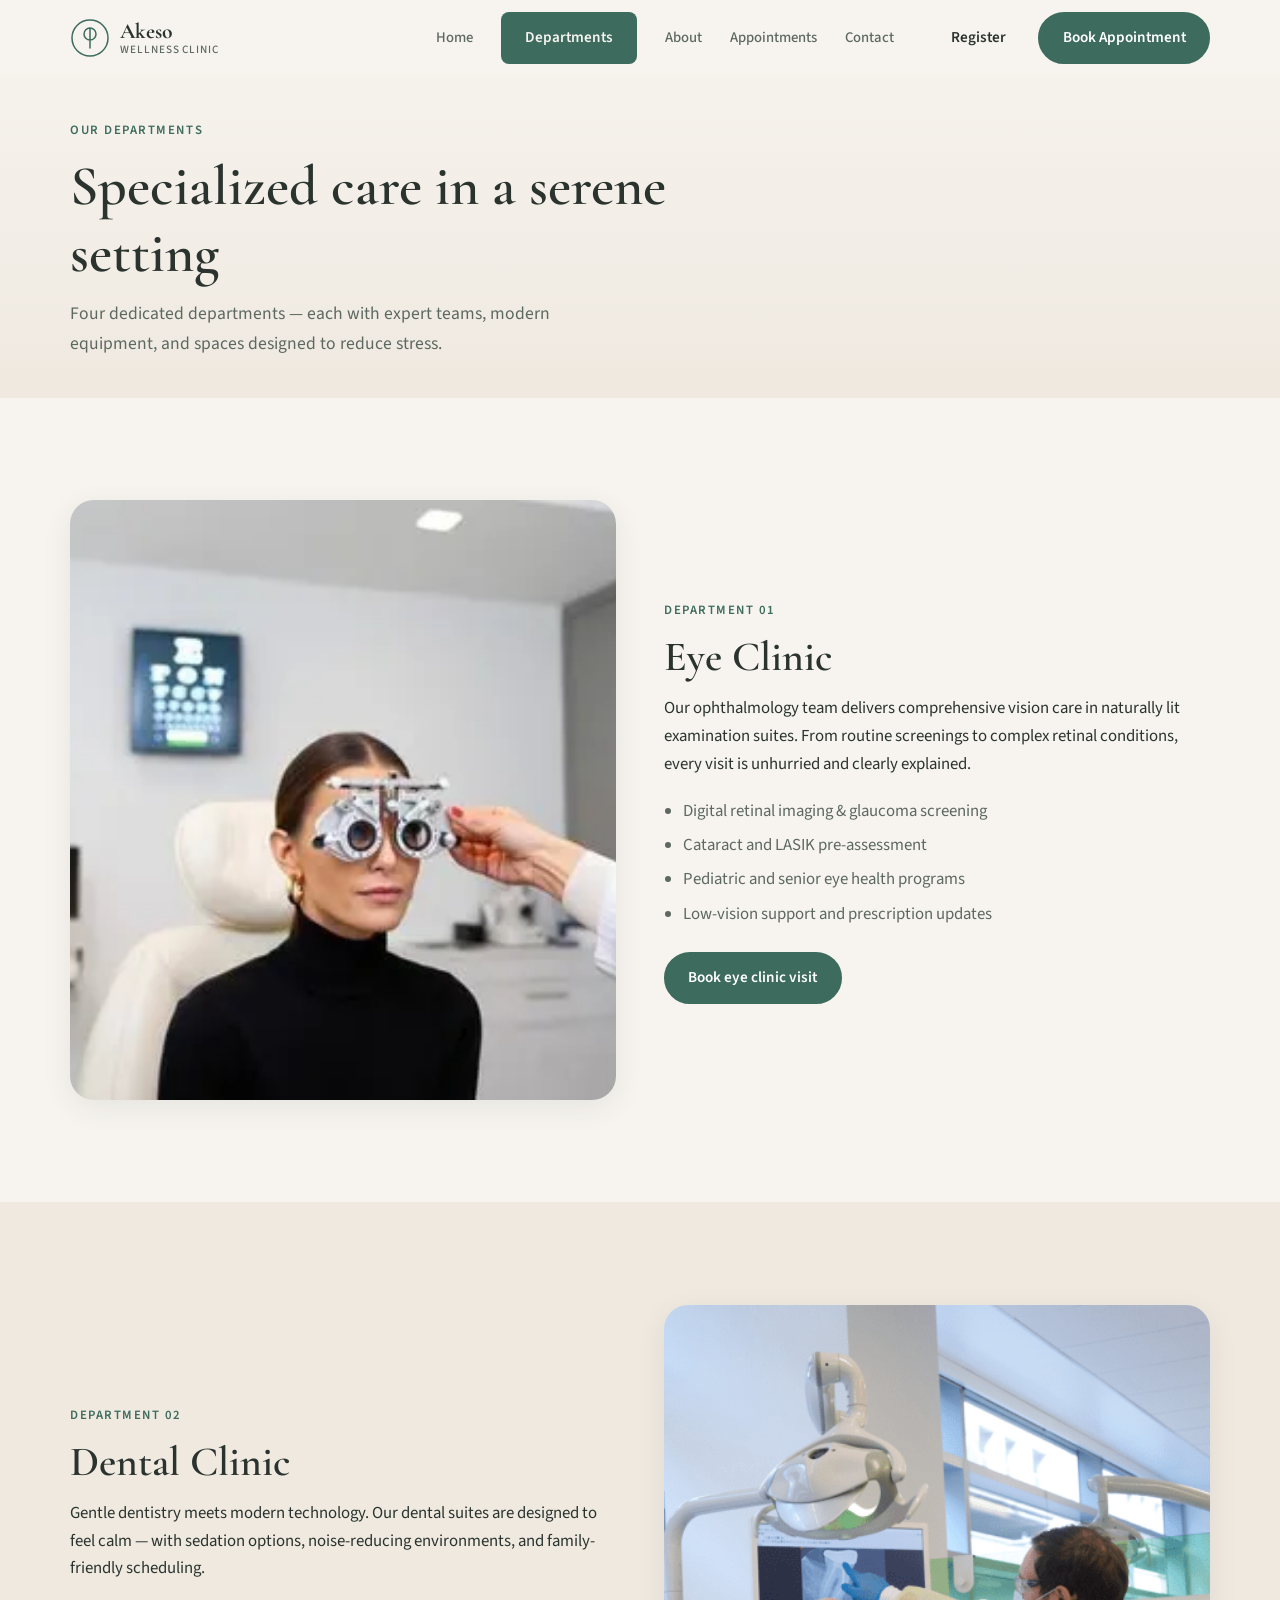
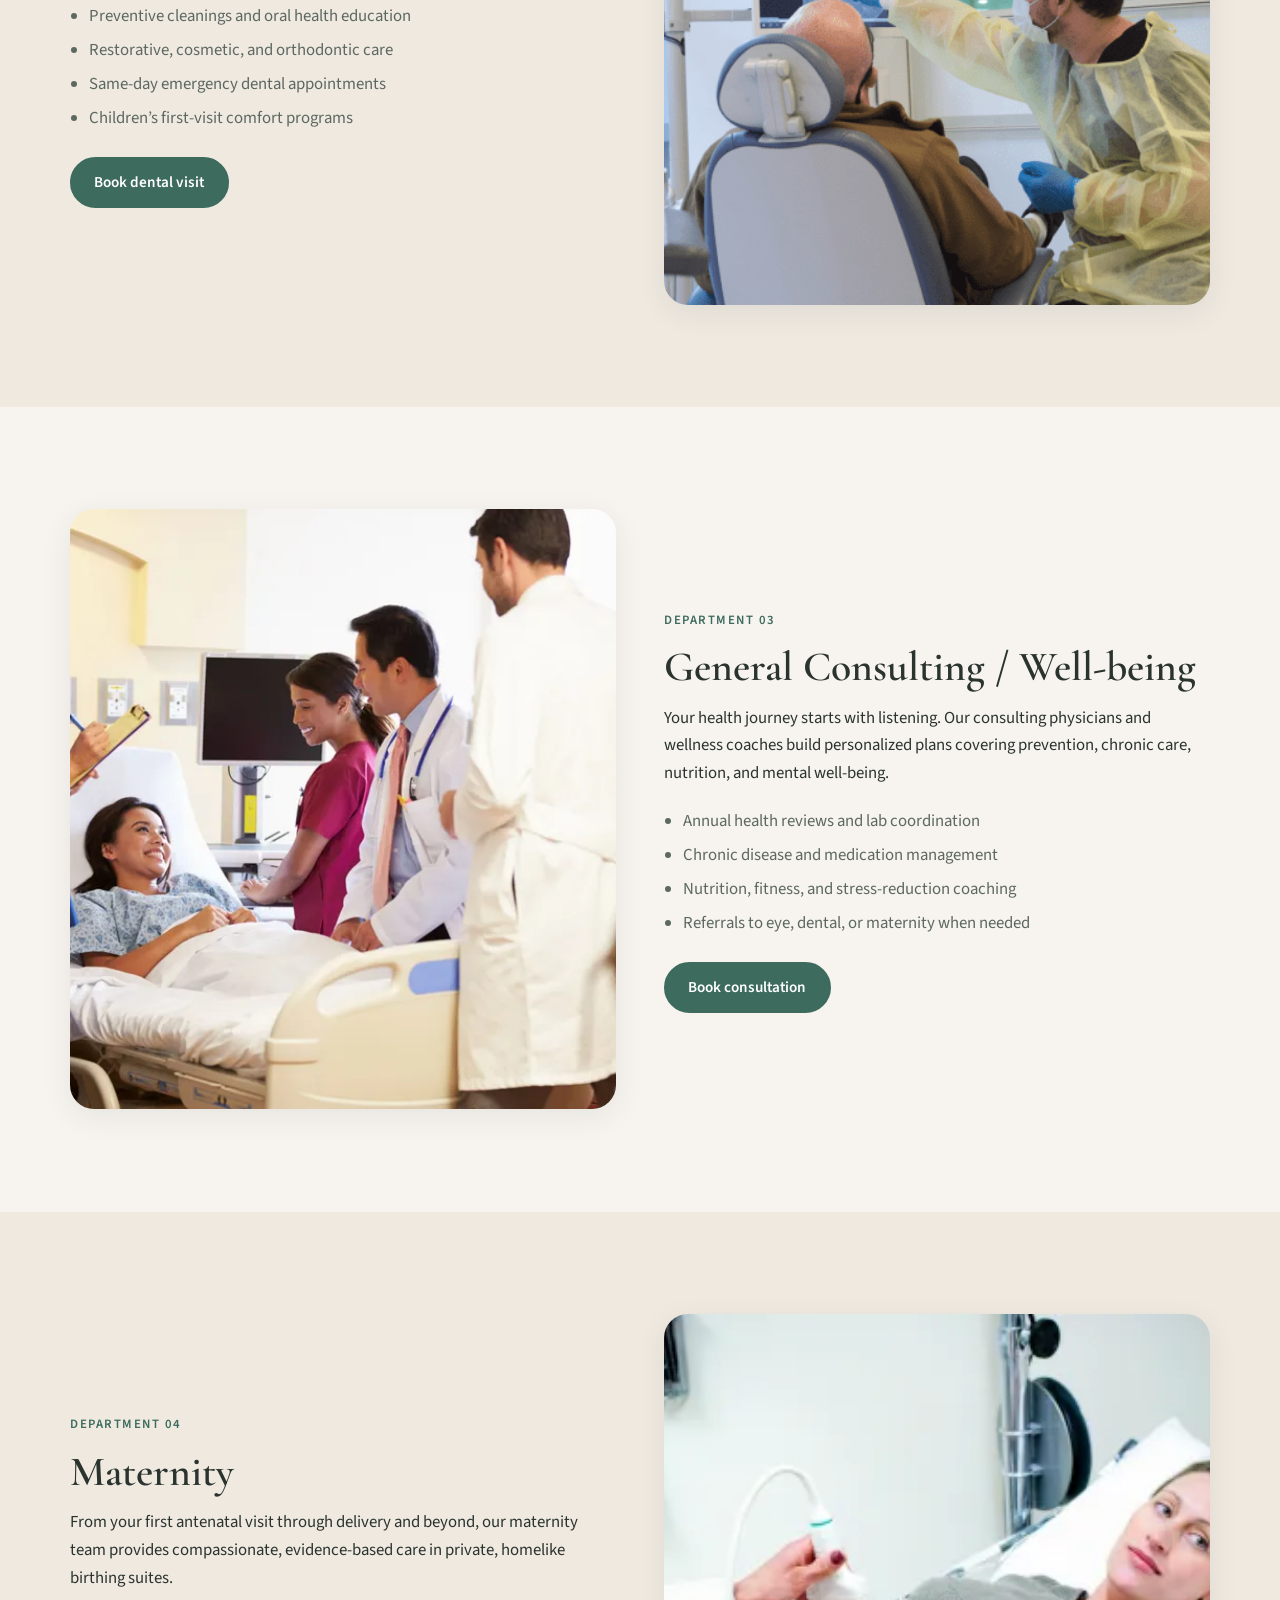
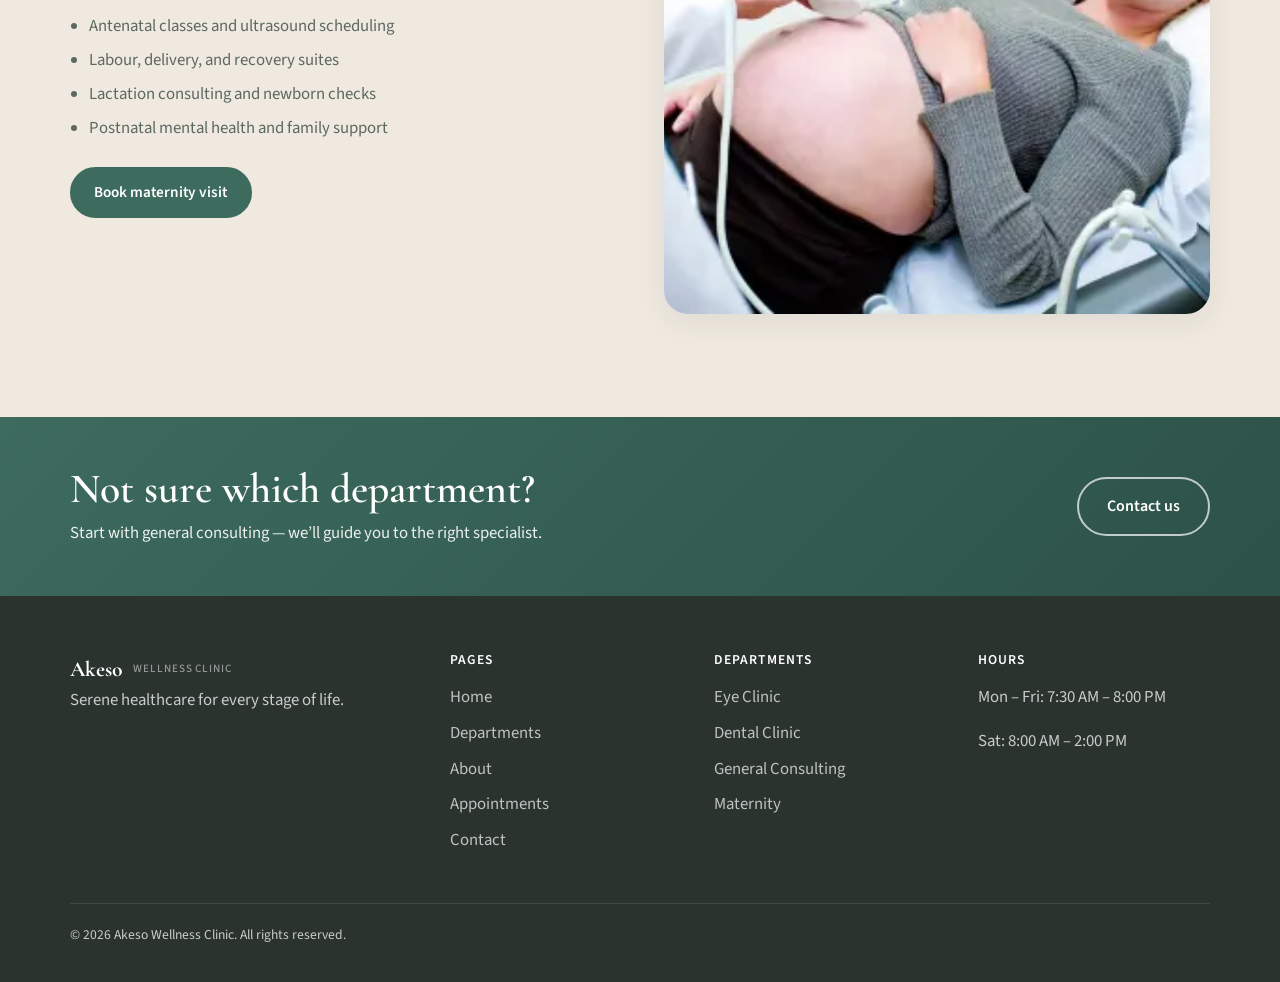
<file: departments.html>
<!DOCTYPE html>
<html lang="en">
<head>
  <meta charset="UTF-8">
  <meta name="viewport" content="width=device-width, initial-scale=1.0">
  <meta name="description" content="Eye, dental, general consulting & well-being, and maternity departments at Akeso Wellness Clinic.">
  <title>Departments | Akeso Wellness Clinic</title>
  <link rel="preconnect" href="https://fonts.googleapis.com">
  <link rel="preconnect" href="https://fonts.gstatic.com" crossorigin>
  <link href="https://fonts.googleapis.com/css2?family=Cormorant+Garamond:ital,wght@0,500;0,600;0,700;1,500&family=Source+Sans+3:wght@300;400;500;600;700&display=swap" rel="stylesheet">
  <link rel="stylesheet" href="css/styles.css">
</head>
<body data-page="departments">
  <a class="skip-link" href="#main">Skip to content</a>

  <header class="site-header" id="header">
    <div class="container header-inner">
      <a href="index.html" class="logo" aria-label="Akeso Wellness Clinic home">
        <span class="logo-mark" aria-hidden="true">
          <svg viewBox="0 0 40 40" width="40" height="40" fill="none" xmlns="http://www.w3.org/2000/svg">
            <circle cx="20" cy="20" r="18" stroke="currentColor" stroke-width="1.5"/>
            <path d="M20 10v20M14 16c0-3.3 2.7-6 6-6s6 2.7 6 6-2.7 6-6 6-6-2.7-6-6z" stroke="currentColor" stroke-width="1.5" stroke-linecap="round"/>
          </svg>
        </span>
        <span class="logo-text">
          <span class="logo-name">Akeso</span>
          <span class="logo-tagline">Wellness Clinic</span>
        </span>
      </a>
      <button class="nav-toggle" id="navToggle" aria-expanded="false" aria-controls="mainNav" aria-label="Open menu">
        <span></span><span></span><span></span>
      </button>
      <nav class="main-nav" id="mainNav" aria-label="Primary">
        <ul>
          <li><a href="index.html" data-nav="home">Home</a></li>
          <li><a href="departments.html" data-nav="departments">Departments</a></li>
          <li><a href="about.html" data-nav="about">About</a></li>
          <li><a href="appointments.html" data-nav="appointments">Appointments</a></li>
          <li><a href="contact.html" data-nav="contact">Contact</a></li>
        </ul>
        <div class="nav-actions">
          <a href="appointments.html#registration" class="btn btn-ghost">Register</a>
          <a href="appointments.html#booking" class="btn btn-primary head">Book Appointment</a>
        </div>
      </nav>
    </div>
  </header>

  <main id="main">
    <section class="page-hero">
      <div class="container">
        <p class="eyebrow">Our departments</p>
        <h1>Specialized care in a serene setting</h1>
        <p class="page-hero-lead">Four dedicated departments — each with expert teams, modern equipment, and spaces designed to reduce stress.</p>
      </div>
    </section>

    <section class="section dept-detail" id="eye">
      <div class="container dept-detail-grid">
        <div class="dept-detail-image">
          <img src="images/eye-clinic.jpg" alt="Eye clinic with specialist examining patient vision" width="900" height="600" loading="lazy">
        </div>
        <div class="dept-detail-content">
          <p class="eyebrow">Department 01</p>
          <h2>Eye Clinic</h2>
          <p>Our ophthalmology team delivers comprehensive vision care in naturally lit examination suites. From routine screenings to complex retinal conditions, every visit is unhurried and clearly explained.</p>
          <ul class="dept-services-list">
            <li>Digital retinal imaging &amp; glaucoma screening</li>
            <li>Cataract and LASIK pre-assessment</li>
            <li>Pediatric and senior eye health programs</li>
            <li>Low-vision support and prescription updates</li>
          </ul>
          <a href="appointments.html?dept=Eye%20Clinic#booking" class="btn btn-primary">Book eye clinic visit</a>
        </div>
      </div>
    </section>

    <section class="section section-alt dept-detail" id="dental">
      <div class="container dept-detail-grid dept-detail-reverse">
        <div class="dept-detail-image">
          <img src="images/dentist.png" alt="Dental clinic providing comfortable treatment" width="900" height="600" loading="lazy">
        </div>
        <div class="dept-detail-content">
          <p class="eyebrow">Department 02</p>
          <h2>Dental Clinic</h2>
          <p>Gentle dentistry meets modern technology. Our dental suites are designed to feel calm — with sedation options, noise-reducing environments, and family-friendly scheduling.</p>
          <ul class="dept-services-list">
            <li>Preventive cleanings and oral health education</li>
            <li>Restorative, cosmetic, and orthodontic care</li>
            <li>Same-day emergency dental appointments</li>
            <li>Children&rsquo;s first-visit comfort programs</li>
          </ul>
          <a href="appointments.html?dept=Dental%20Clinic#booking" class="btn btn-primary">Book dental visit</a>
        </div>
      </div>
    </section>

    <section class="section dept-detail" id="consulting">
      <div class="container dept-detail-grid">
        <div class="dept-detail-image">
          <img src="images/collaboration.jpg" alt="Doctor in general consulting session with patient" width="900" height="600" loading="lazy">
        </div>
        <div class="dept-detail-content">
          <p class="eyebrow">Department 03</p>
          <h2>General Consulting / Well-being</h2>
          <p>Your health journey starts with listening. Our consulting physicians and wellness coaches build personalized plans covering prevention, chronic care, nutrition, and mental well-being.</p>
          <ul class="dept-services-list">
            <li>Annual health reviews and lab coordination</li>
            <li>Chronic disease and medication management</li>
            <li>Nutrition, fitness, and stress-reduction coaching</li>
            <li>Referrals to eye, dental, or maternity when needed</li>
          </ul>
          <a href="appointments.html?dept=General%20Consulting%20%2F%20Well-being#booking" class="btn btn-primary">Book consultation</a>
        </div>
      </div>
    </section>

    <section class="section section-alt dept-detail" id="maternity">
      <div class="container dept-detail-grid dept-detail-reverse">
        <div class="dept-detail-image">
          <img src="images/maternity.jpg" alt="Maternity department caring for mother and newborn" width="900" height="600" loading="lazy">
        </div>
        <div class="dept-detail-content">
          <p class="eyebrow">Department 04</p>
          <h2>Maternity</h2>
          <p>From your first antenatal visit through delivery and beyond, our maternity team provides compassionate, evidence-based care in private, homelike birthing suites.</p>
          <ul class="dept-services-list">
            <li>Antenatal classes and ultrasound scheduling</li>
            <li>Labour, delivery, and recovery suites</li>
            <li>Lactation consulting and newborn checks</li>
            <li>Postnatal mental health and family support</li>
          </ul>
          <a href="appointments.html?dept=Maternity#booking" class="btn btn-primary">Book maternity visit</a>
        </div>
      </div>
    </section>

    <section class="cta-strip">
      <div class="container cta-strip-inner">
        <div>
          <h2>Not sure which department?</h2>
          <p>Start with general consulting — we&rsquo;ll guide you to the right specialist.</p>
        </div>
        <a href="contact.html" class="btn btn-outline-light btn-lg">Contact us</a>
      </div>
    </section>
  </main>

  <footer class="site-footer">
    <div class="container footer-grid">
      <div class="footer-brand">
        <a href="index.html" class="logo logo-footer">
          <span class="logo-name">Akeso</span>
          <span class="logo-tagline">Wellness Clinic</span>
        </a>
        <p>Serene healthcare for every stage of life.</p>
      </div>
      <nav aria-label="Pages">
        <h4>Pages</h4>
        <ul>
          <li><a href="index.html">Home</a></li>
          <li><a href="departments.html">Departments</a></li>
          <li><a href="about.html">About</a></li>
          <li><a href="appointments.html">Appointments</a></li>
          <li><a href="contact.html">Contact</a></li>
        </ul>
      </nav>
      <nav aria-label="Departments">
        <h4>Departments</h4>
        <ul>
          <li><a href="departments.html#eye">Eye Clinic</a></li>
          <li><a href="departments.html#dental">Dental Clinic</a></li>
          <li><a href="departments.html#consulting">General Consulting</a></li>
          <li><a href="departments.html#maternity">Maternity</a></li>
        </ul>
      </nav>
      <div class="footer-hours">
        <h4>Hours</h4>
        <p>Mon – Fri: 7:30 AM – 8:00 PM</p>
        <p>Sat: 8:00 AM – 2:00 PM</p>
      </div>
    </div>
    <div class="container footer-bottom">
      <p>&copy; <span id="year"></span> Akeso Wellness Clinic. All rights reserved.</p>
    </div>
  </footer>

  <div class="toast-container" id="toastContainer" aria-live="polite" aria-atomic="true"></div>
  <script src="js/main.js"></script>
</body>
</html>
</file>
<file: css/styles.css>
/* Harmonia Wellness Clinic — Serene healthcare UI */

:root {
  --color-bg: #f7f4ef;
  --color-bg-alt: #efe9e0;
  --color-surface: #ffffff;
  --color-primary: #3d6b5e;
  --color-primary-dark: #2d5248;
  --color-primary-light: #5a8f7f;
  --color-accent: #b8956a;
  --color-accent-hover: #a07f55;
  --color-text: #2a332e;
  --color-text-muted: #5c6860;
  --color-border: #ddd5c8;
  --color-success: #3d6b5e;
  --color-error: #b54a4a;

  --font-display: "Cormorant Garamond", Georgia, serif;
  --font-body: "Source Sans 3", system-ui, sans-serif;

  --radius-sm: 8px;
  --radius-md: 14px;
  --radius-lg: 24px;
  --radius-full: 999px;

  --shadow-sm: 0 2px 8px rgba(42, 51, 46, 0.06);
  --shadow-md: 0 8px 30px rgba(42, 51, 46, 0.08);
  --shadow-lg: 0 20px 50px rgba(42, 51, 46, 0.12);

  --header-h: 76px;
  --transition: 0.25s ease;
  --container: min(1140px, 92vw);
}

*,
*::before,
*::after {
  box-sizing: border-box;
}

html {
  scroll-behavior: smooth;
  scroll-padding-top: calc(var(--header-h) + 1rem);
}

body {
  margin: 0;
  font-family: var(--font-body);
  font-size: 1.05rem;
  line-height: 1.65;
  color: var(--color-text);
  background: var(--color-bg);
  -webkit-font-smoothing: antialiased;
}

img,
svg {
  display: block;
  max-width: 100%;
}

a {
  color: var(--color-primary);
  text-decoration: none;
  transition: color var(--transition);
}

a:hover {
  color: var(--color-primary-dark);
}

button {
  font-family: inherit;
  cursor: pointer;
}

.container {
  width: var(--container);
  margin-inline: auto;
}

.skip-link {
  position: absolute;
  top: -100%;
  left: 1rem;
  z-index: 9999;
  padding: 0.75rem 1.25rem;
  background: var(--color-primary);
  color: #fff;
  border-radius: var(--radius-sm);
}

.skip-link:focus {
  top: 1rem;
}

/* Typography */
h1, h2, h3, h4 {
  font-family: var(--font-display);
  font-weight: 600;
  line-height: 1.2;
  color: var(--color-text);
  margin: 0 0 0.75rem;
}

h1 { font-size: clamp(2.4rem, 5vw, 3.5rem); }
h2 { font-size: clamp(1.9rem, 3.5vw, 2.6rem); }
h3 { font-size: 1.35rem; }

p { margin: 0 0 1rem; }

.eyebrow {
  display: inline-block;
  font-size: 0.8rem;
  font-weight: 600;
  letter-spacing: 0.12em;
  text-transform: uppercase;
  color: var(--color-primary);
  margin-bottom: 0.75rem;
}

.section {
  padding: clamp(4rem, 8vw, 6.5rem) 0;
}

.section-alt {
  background: var(--color-bg-alt);
}

.section-header {
  max-width: 640px;
  margin-bottom: 3rem;
}

.section-header-center {
  text-align: center;
  margin-inline: auto;
}

.section-header p:last-child {
  color: var(--color-text-muted);
  margin-bottom: 0;
}

/* Buttons */
.btn {
  display: inline-flex;
  align-items: center;
  justify-content: center;
  gap: 0.5rem;
  padding: 0.7rem 1.4rem;
  font-size: 0.95rem;
  font-weight: 600;
  border: 2px solid transparent;
  border-radius: var(--radius-full);
  transition: background var(--transition), color var(--transition), border-color var(--transition), transform 0.15s ease;
}

.btn:active {
  transform: scale(0.98);
}

.btn-primary {
  background: var(--color-primary);
  color: #fff;
  border-color: var(--color-primary);
}

.btn-primary:hover {
  background: var(--color-primary-dark);
  border-color: var(--color-primary-dark);
  color: #fff;
}

.btn-outline {
  background: transparent;
  color: var(--color-primary);
  border-color: var(--color-primary);
}

.btn-outline:hover {
  background: var(--color-primary);
  color: #fff;
}

.btn-outline-light {
  background: transparent;
  color: #fff;
  border-color: rgba(255, 255, 255, 0.7);
}

.btn-outline-light:hover {
  background: #fff;
  color: var(--color-primary);
}

.btn-ghost {
  background: transparent;
  color: var(--color-text);
  border-color: transparent;
}

.btn-ghost:hover {
  color: var(--color-primary);
}

.btn-lg {
  padding: 0.9rem 1.75rem;
  font-size: 1rem;
}

.btn-block {
  width: 100%;
}

/* Header */
.site-header {
  position: fixed;
  top: 0;
  left: 0;
  right: 0;
  z-index: 1000;
  height: var(--header-h);
  /*background: rgba(247, 244, 239, 0.85);
  backdrop-filter: blur(12px);*/
  border-bottom: 1px solid transparent;
  transition: background var(--transition), border-color var(--transition), box-shadow var(--transition);
}

.site-header::before {
  content: '';
  position: absolute;
  inset: 0;
  background: rgba(247, 244, 239, 0.85);
  backdrop-filter: blur(12px);
  z-index: -1;
  transition: background var(--transition);
}

.site-header.scrolled::before {
  background: rgba(255, 255, 255, 0.95);
}

.site-header.scrolled {
  border-color: var(--color-border);
  box-shadow: var(--shadow-sm);
}

.header-inner {
  display: flex;
  align-items: center;
  justify-content: space-between;
  height: var(--header-h);
  gap: 1.5rem;
}

.logo {
  display: flex;
  align-items: center;
  gap: 0.65rem;
  color: var(--color-text);
  text-decoration: none;
}

.logo:hover {
  color: var(--color-text);
}

.logo-mark {
  color: var(--color-primary);
}

.logo-text {
  display: flex;
  flex-direction: column;
  line-height: 1.15;
}

.logo-name {
  font-family: var(--font-display);
  font-size: 1.35rem;
  font-weight: 700;
}

.logo-tagline {
  font-size: 0.7rem;
  font-weight: 500;
  letter-spacing: 0.08em;
  text-transform: uppercase;
  color: var(--color-text-muted);
}

.nav-toggle {
  display: none;
  flex-direction: column;
  justify-content: center;
  gap: 5px;
  width: 44px;
  height: 44px;
  padding: 0;
  background: none;
  border: none;
}

.nav-toggle span {
  display: block;
  width: 22px;
  height: 2px;
  background: var(--color-text);
  border-radius: 2px;
  transition: transform var(--transition), opacity var(--transition);
}

.nav-toggle[aria-expanded="true"] span:nth-child(1) {
  transform: translateY(7px) rotate(45deg);
}

.nav-toggle[aria-expanded="true"] span:nth-child(2) {
  opacity: 0;
}

.nav-toggle[aria-expanded="true"] span:nth-child(3) {
  transform: translateY(-7px) rotate(-45deg);
}

.main-nav {
  display: flex;
  align-items: center;
  gap: 2rem;
}

.main-nav ul {
  display: flex;
  align-items: center;
  gap: 1.75rem;
  list-style: none;
  margin: 0;
  padding: 0;
}

.main-nav li a {
  font-size: 0.92rem;
  font-weight: 500;
  color: var(--color-text-muted);
}

.main-nav li a:hover{
  text-decoration: underline;
}
.main-nav li a.active {
  display: inline-flex;
  align-items: center;
  justify-content: center;
  gap: 0.5rem;
  padding: 0.7rem 1.4rem;
  font-size: 0.95rem;
  font-weight: 600;
  border: 2px solid transparent;
  border-radius: var(--radius-sm);
  background-color: var(--color-primary);
  color: var(--color-bg);
}

.nav-actions {
  display: flex;
  align-items: center;
  gap: 0.5rem;
}

/* Hero */
.hero {
  position: relative;
  padding: calc(var(--header-h) + 3rem) 0 5rem;
  overflow: hidden;
}

.hero-bg {
  position: absolute;
  inset: 0;
  background:
    radial-gradient(ellipse 80% 60% at 90% 20%, rgba(90, 143, 127, 0.12), transparent),
    radial-gradient(ellipse 60% 50% at 10% 80%, rgba(184, 149, 106, 0.1), transparent),
    linear-gradient(180deg, var(--color-bg) 0%, #f0ebe3 100%);
  z-index: -1;
}

.hero-grid {
  display: grid;
  grid-template-columns: 1fr 1fr;
  gap: 3rem;
  align-items: center;
}

.hero-lead {
  font-size: 1.15rem;
  color: var(--color-text-muted);
  max-width: 520px;
}

.hero-actions {
  display: flex;
  flex-wrap: wrap;
  gap: 1rem;
  margin: 2rem 0 2.5rem;
}

.hero-trust {
  display: flex;
  gap: 2.5rem;
  padding-top: 1.5rem;
  border-top: 1px solid var(--color-border);
}

.trust-item strong {
  display: block;
  font-family: var(--font-display);
  font-size: 2rem;
  color: var(--color-primary);
  line-height: 1;
}

.trust-item span {
  font-size: 0.85rem;
  color: var(--color-text-muted);
}

.hero-visual {
  position: relative;
}

.hero-card {
  background: var(--color-surface);
  border-radius: var(--radius-lg);
  padding: 2rem;
  box-shadow: var(--shadow-lg);
  border: 1px solid var(--color-border);
}

.hero-card-badge {
  display: inline-block;
  padding: 0.35rem 0.85rem;
  font-size: 0.75rem;
  font-weight: 600;
  text-transform: uppercase;
  letter-spacing: 0.06em;
  background: rgba(61, 107, 94, 0.12);
  color: var(--color-primary);
  border-radius: var(--radius-full);
  margin-bottom: 1rem;
}

.hero-card h3 {
  margin-bottom: 0.5rem;
}

.hero-card p {
  color: var(--color-text-muted);
  font-size: 0.95rem;
}

.hero-card-list {
  list-style: none;
  padding: 0;
  margin: 1.25rem 0 1.5rem;
  display: flex;
  flex-wrap: wrap;
  gap: 0.5rem;
}

.hero-card-list li {
  padding: 0.4rem 0.9rem;
  background: var(--color-bg);
  border-radius: var(--radius-full);
  font-size: 0.85rem;
  font-weight: 500;
}

.hero-float {
  position: absolute;
  display: flex;
  align-items: center;
  gap: 0.5rem;
  padding: 0.65rem 1rem;
  background: var(--color-surface);
  border-radius: var(--radius-full);
  box-shadow: var(--shadow-md);
  font-size: 0.82rem;
  font-weight: 600;
  color: var(--color-text);
  animation: float 4s ease-in-out infinite;
}

.hero-float-1 {
  top: -12px;
  left: -20px;
}

.hero-float-2 {
  bottom: 40px;
  right: -10px;
  animation-delay: -2s;
}

.float-icon {
  color: var(--color-accent);
}

@keyframes float {
  0%, 100% { transform: translateY(0); }
  50% { transform: translateY(-8px); }
}

/* Departments */
.dept-grid {
  display: grid;
  grid-template-columns: repeat(3, 1fr);
  gap: 1.5rem;
}

.dept-grid-4 {
  grid-template-columns: repeat(4, 1fr);
}

.dept-card {
  background: var(--color-surface);
  border: 1px solid var(--color-border);
  border-radius: var(--radius-md);
  padding: 1.75rem;
  transition: transform var(--transition), box-shadow var(--transition);
}

.dept-card:hover {
  transform: translateY(-4px);
  box-shadow: var(--shadow-md);
}

.dept-icon {
  width: 52px;
  height: 52px;
  display: flex;
  align-items: center;
  justify-content: center;
  background: rgba(61, 107, 94, 0.1);
  color: var(--color-primary);
  border-radius: var(--radius-sm);
  margin-bottom: 1.25rem;
}

.dept-icon svg {
  width: 32px;
  height: 32px;
}

.dept-card h3 {
  margin-bottom: 0.5rem;
}

.dept-card > p {
  font-size: 0.95rem;
  color: var(--color-text-muted);
}

.dept-card ul {
  margin: 1rem 0 1.25rem;
  padding-left: 1.1rem;
  font-size: 0.88rem;
  color: var(--color-text-muted);
}

.dept-link {
  background: none;
  border: none;
  padding: 0;
  font-size: 0.9rem;
  font-weight: 600;
  color: var(--color-primary);
  text-decoration: underline;
  text-underline-offset: 3px;
}

.dept-link:hover {
  color: var(--color-primary-dark);
}

/* About */
.about-grid {
  display: grid;
  grid-template-columns: 1fr 1fr;
  gap: 4rem;
  align-items: center;
}

.about-features {
  list-style: none;
  padding: 0;
  margin: 2rem 0 0;
}

.about-features li {
  display: flex;
  gap: 1rem;
  margin-bottom: 1.25rem;
}

.feature-icon {
  flex-shrink: 0;
  width: 28px;
  height: 28px;
  display: flex;
  align-items: center;
  justify-content: center;
  background: var(--color-primary);
  color: #fff;
  border-radius: 50%;
  font-size: 0.75rem;
}

.about-features strong {
  display: block;
  margin-bottom: 0.2rem;
}

.about-features p {
  font-size: 0.92rem;
  color: var(--color-text-muted);
  margin: 0;
}

.about-image {
  position: relative;
  min-height: 380px;
  border-radius: var(--radius-lg);
  background:
    linear-gradient(135deg, rgba(61, 107, 94, 0.35), rgba(184, 149, 106, 0.25)),
    url("data:image/svg+xml,%3Csvg xmlns='http://www.w3.org/2000/svg' width='400' height='400'%3E%3Cdefs%3E%3ClinearGradient id='g' x1='0%25' y1='0%25' x2='100%25' y2='100%25'%3E%3Cstop offset='0%25' style='stop-color:%23d4e8e0'/%3E%3Cstop offset='100%25' style='stop-color:%23e8ddd0'/%3E%3C/linearGradient%3E%3C/defs%3E%3Crect fill='url(%23g)' width='400' height='400'/%3E%3Ccircle cx='200' cy='180' r='60' fill='%23fff' opacity='0.3'/%3E%3Crect x='80' y='280' width='240' height='8' rx='4' fill='%23fff' opacity='0.2'/%3E%3Crect x='120' y='300' width='160' height='6' rx='3' fill='%23fff' opacity='0.15'/%3E%3C/svg%3E") center/cover;
  overflow: hidden;
}

.about-image-overlay {
  position: absolute;
  bottom: 0;
  left: 0;
  right: 0;
  padding: 2rem;
  background: linear-gradient(transparent, rgba(42, 51, 46, 0.75));
}

.about-image-overlay blockquote {
  margin: 0;
  color: #fff;
}

.about-image-overlay p {
  font-family: var(--font-display);
  font-size: 1.25rem;
  font-style: italic;
  margin-bottom: 0.5rem;
}

.about-image-overlay cite {
  font-size: 0.85rem;
  font-style: normal;
  opacity: 0.85;
}

.about-stats {
  display: flex;
  gap: 2rem;
  margin-top: 1.5rem;
}

.about-stats strong {
  display: block;
  font-family: var(--font-display);
  font-size: 2rem;
  color: var(--color-primary);
}

.about-stats span {
  font-size: 0.85rem;
  color: var(--color-text-muted);
}

/* Team */
.team-grid {
  display: grid;
  grid-template-columns: repeat(4, 1fr);
  gap: 1.5rem;
}

.team-card {
  background: var(--color-surface);
  border: 1px solid var(--color-border);
  border-radius: var(--radius-md);
  padding: 1.75rem;
  text-align: center;
  transition: box-shadow var(--transition);
}

.team-card:hover {
  box-shadow: var(--shadow-md);
}

.team-avatar {
  width: 80px;
  height: 80px;
  margin: 0 auto 1rem;
  border-radius: 50%;
  background: linear-gradient(145deg, var(--color-primary-light), var(--color-primary));
  display: flex;
  align-items: center;
  justify-content: center;
  font-family: var(--font-display);
  font-size: 1.5rem;
  font-weight: 700;
  color: #fff;
}

.team-avatar::before {
  content: attr(data-initials);
}

.team-role {
  font-size: 0.82rem;
  font-weight: 600;
  color: var(--color-primary);
  margin-bottom: 0.75rem;
}

.team-card > p:last-child {
  font-size: 0.9rem;
  color: var(--color-text-muted);
  margin: 0;
}

/* Journey */
.journey-steps {
  display: grid;
  grid-template-columns: repeat(4, 1fr);
  gap: 1.5rem;
  list-style: none;
  padding: 0;
  margin: 0 0 3rem;
  counter-reset: journey;
}

.journey-step {
  position: relative;
  padding: 1.75rem;
  background: var(--color-surface);
  border-radius: var(--radius-md);
  border: 1px solid var(--color-border);
}

.step-num {
  display: block;
  font-family: var(--font-display);
  font-size: 2.5rem;
  color: rgba(61, 107, 94, 0.2);
  line-height: 1;
  margin-bottom: 0.5rem;
}

.journey-step h3 {
  font-size: 1.1rem;
}

.journey-step p {
  font-size: 0.9rem;
  color: var(--color-text-muted);
  margin: 0;
}

.cta-banner {
  display: flex;
  align-items: center;
  justify-content: space-between;
  gap: 2rem;
  padding: 2.5rem 3rem;
  background: linear-gradient(135deg, var(--color-primary) 0%, var(--color-primary-dark) 100%);
  border-radius: var(--radius-lg);
  color: #fff;
}

.cta-banner h3 {
  color: #fff;
  margin-bottom: 0.35rem;
}

.cta-banner p {
  opacity: 0.9;
  margin: 0;
}

.cta-banner-actions {
  display: flex;
  flex-wrap: wrap;
  gap: 0.75rem;
  flex-shrink: 0;
}

/* Testimonials */
.testimonial-slider {
  max-width: 720px;
  margin-inline: auto;
}

.testimonial-track {
  position: relative;
  min-height: 180px;
}

.testimonial-card {
  position: absolute;
  inset: 0;
  margin: 0;
  padding: 2.5rem;
  background: var(--color-surface);
  border-radius: var(--radius-lg);
  border: 1px solid var(--color-border);
  text-align: center;
  opacity: 0;
  transform: translateY(12px);
  transition: opacity 0.4s ease, transform 0.4s ease;
  pointer-events: none;
}

.testimonial-card.active {
  position: relative;
  opacity: 1;
  transform: translateY(0);
  pointer-events: auto;
}

.testimonial-card p {
  font-family: var(--font-display);
  font-size: 1.5rem;
  font-style: italic;
  line-height: 1.5;
  margin-bottom: 1.5rem;
}

.testimonial-card footer strong {
  display: block;
  font-family: var(--font-body);
  font-style: normal;
}

.testimonial-card footer span {
  font-size: 0.88rem;
  color: var(--color-text-muted);
}

.testimonial-controls {
  display: flex;
  align-items: center;
  justify-content: center;
  gap: 1.5rem;
  margin-top: 1.5rem;
}

.slider-btn {
  width: 44px;
  height: 44px;
  border: 1px solid var(--color-border);
  background: var(--color-surface);
  border-radius: 50%;
  font-size: 1.1rem;
  color: var(--color-primary);
  transition: background var(--transition), border-color var(--transition);
}

.slider-btn:hover {
  background: var(--color-primary);
  color: #fff;
  border-color: var(--color-primary);
}

.slider-dots {
  display: flex;
  gap: 0.5rem;
}

.slider-dot {
  width: 10px;
  height: 10px;
  padding: 0;
  border: none;
  border-radius: 50%;
  background: var(--color-border);
  transition: background var(--transition), transform var(--transition);
}

.slider-dot.active {
  background: var(--color-primary);
  transform: scale(1.2);
}

/* FAQ */
.faq-grid {
  display: grid;
  grid-template-columns: 1fr 1.5fr;
  gap: 3rem;
  align-items: start;
}

.accordion-item {
  background: var(--color-surface);
  border: 1px solid var(--color-border);
  border-radius: var(--radius-md);
  margin-bottom: 0.75rem;
  overflow: hidden;
}

.accordion-item summary {
  padding: 1.15rem 1.5rem;
  font-weight: 600;
  cursor: pointer;
  list-style: none;
  display: flex;
  align-items: center;
  justify-content: space-between;
}

.accordion-item summary::-webkit-details-marker {
  display: none;
}

.accordion-item summary::after {
  content: "+";
  font-size: 1.25rem;
  color: var(--color-primary);
  transition: transform var(--transition);
}

.accordion-item[open] summary::after {
  transform: rotate(45deg);
}

.accordion-item p {
  padding: 0 1.5rem 1.25rem;
  margin: 0;
  font-size: 0.95rem;
  color: var(--color-text-muted);
}

/* Contact */
.contact-grid {
  display: grid;
  grid-template-columns: 1fr 1.2fr;
  gap: 3rem;
  align-items: start;
}

.contact-info address {
  font-style: normal;
  margin: 1.5rem 0;
  color: var(--color-text-muted);
}

.contact-links {
  list-style: none;
  padding: 0;
  margin: 0 0 1.5rem;
}

.contact-links a {
  font-weight: 600;
  font-size: 1.05rem;
}

.contact-form {
  background: var(--color-surface);
  padding: 2rem;
  border-radius: var(--radius-lg);
  border: 1px solid var(--color-border);
  box-shadow: var(--shadow-sm);
}

.contact-form h3 {
  margin-bottom: 1.25rem;
}

/* Forms */
.form-row {
  display: grid;
  grid-template-columns: 1fr 1fr;
  gap: 1rem;
}

.form-group {
  margin-bottom: 1.15rem;
}

.form-group label {
  display: block;
  font-size: 0.88rem;
  font-weight: 600;
  margin-bottom: 0.4rem;
  color: var(--color-text);
}

.required {
  color: var(--color-error);
}

.form-group input,
.form-group select,
.form-group textarea {
  width: 100%;
  padding: 0.75rem 1rem;
  font-family: inherit;
  font-size: 1rem;
  border: 1px solid var(--color-border);
  border-radius: var(--radius-sm);
  background: var(--color-bg);
  color: var(--color-text);
  transition: border-color var(--transition), box-shadow var(--transition);
}

.form-group input:focus,
.form-group select:focus,
.form-group textarea:focus {
  outline: none;
  border-color: var(--color-primary);
  box-shadow: 0 0 0 3px rgba(61, 107, 94, 0.15);
}

.form-group input.invalid,
.form-group select.invalid,
.form-group textarea.invalid {
  border-color: var(--color-error);
}

.form-group textarea {
  resize: vertical;
  min-height: 90px;
}

.form-check {
  display: flex;
  align-items: flex-start;
  gap: 0.65rem;
}

.form-check input {
  width: auto;
  margin-top: 0.25rem;
  flex-shrink: 0;
}

.form-check label {
  margin: 0;
  font-weight: 400;
  font-size: 0.9rem;
}

.error-msg {
  display: block;
  font-size: 0.8rem;
  color: var(--color-error);
  margin-top: 0.35rem;
  min-height: 1em;
}

fieldset {
  border: none;
  padding: 0;
  margin: 0 0 1rem;
}

legend {
  font-family: var(--font-display);
  font-size: 1.15rem;
  font-weight: 600;
  margin-bottom: 1rem;
  padding-bottom: 0.5rem;
  border-bottom: 1px solid var(--color-border);
  width: 100%;
}

/* Modal */
.modal {
  width: min(560px, 94vw);
  max-height: 90vh;
  padding: 0;
  border: none;
  border-radius: var(--radius-lg);
  background: transparent;
  overflow: visible;
}

.modal::backdrop {
  background: rgba(42, 51, 46, 0.5);
  backdrop-filter: blur(4px);
}

.modal-inner {
  background: var(--color-surface);
  border-radius: var(--radius-lg);
  padding: 2rem;
  max-height: 90vh;
  overflow-y: auto;
  box-shadow: var(--shadow-lg);
  position: relative;
}

.modal-close {
  position: absolute;
  top: 1rem;
  right: 1rem;
  width: 40px;
  height: 40px;
  border: none;
  background: var(--color-bg);
  border-radius: 50%;
  font-size: 1.5rem;
  line-height: 1;
  color: var(--color-text-muted);
  transition: background var(--transition), color var(--transition);
}

.modal-close:hover {
  background: var(--color-primary);
  color: #fff;
}

.modal-header {
  margin-bottom: 1.5rem;
  padding-right: 2rem;
}

.modal-header p:last-child {
  color: var(--color-text-muted);
  font-size: 0.95rem;
  margin: 0;
}

/* Footer */
.site-footer {
  background: var(--color-text);
  color: rgba(255, 255, 255, 0.75);
  padding: 3.5rem 0 0;
}

.footer-grid {
  display: grid;
  grid-template-columns: 1.5fr 1fr 1fr 1fr;
  gap: 2rem;
  padding-bottom: 2.5rem;
}

.site-footer h4 {
  color: #fff;
  font-family: var(--font-body);
  font-size: 0.85rem;
  text-transform: uppercase;
  letter-spacing: 0.08em;
  margin-bottom: 1rem;
}

.site-footer ul {
  list-style: none;
  padding: 0;
  margin: 0;
}

.site-footer li {
  margin-bottom: 0.5rem;
}

.site-footer a,
.footer-link {
  color: rgba(255, 255, 255, 0.7);
  background: none;
  border: none;
  padding: 0;
  font-size: inherit;
  text-align: left;
}

.site-footer a:hover,
.footer-link:hover {
  color: #fff;
}

.logo-footer .logo-name {
  color: #fff;
}

.logo-footer .logo-tagline {
  color: rgba(255, 255, 255, 0.5);
}

.footer-bottom {
  display: flex;
  flex-wrap: wrap;
  justify-content: space-between;
  gap: 0.5rem;
  padding: 1.25rem 0;
  border-top: 1px solid rgba(255, 255, 255, 0.1);
  font-size: 0.85rem;
}

.footer-note {
  opacity: 0.5;
}

/* Toast */
.toast-container {
  position: fixed;
  bottom: 1.5rem;
  right: 1.5rem;
  z-index: 2000;
  display: flex;
  flex-direction: column;
  gap: 0.75rem;
}

.toast {
  padding: 1rem 1.25rem;
  background: var(--color-text);
  color: #fff;
  border-radius: var(--radius-md);
  box-shadow: var(--shadow-lg);
  font-size: 0.95rem;
  max-width: 360px;
  animation: toastIn 0.35s ease;
}

.toast.success {
  background: var(--color-success);
}

.toast.error {
  background: var(--color-error);
}

@keyframes toastIn {
  from {
    opacity: 0;
    transform: translateX(20px);
  }
  to {
    opacity: 1;
    transform: translateX(0);
  }
}

/* Scroll reveal */
.reveal {
  opacity: 0;
  transform: translateY(24px);
  transition: opacity 0.6s ease, transform 0.6s ease;
}

.reveal.visible {
  opacity: 1;
  transform: translateY(0);
}

/* Responsive */
/* Page hero (inner pages) */
.page-hero {
  padding: calc(var(--header-h) + 2.5rem) 0 2.5rem;
  background: linear-gradient(180deg, var(--color-bg) 0%, var(--color-bg-alt) 100%);
}

.page-hero h1 {
  max-width: 720px;
}

.page-hero-lead {
  max-width: 560px;
  color: var(--color-text-muted);
  font-size: 1.1rem;
  margin: 0;
}

.page-tabs {
  display: flex;
  flex-wrap: wrap;
  gap: 0.75rem;
  margin-top: 1.75rem;
}

.page-tab {
  padding: 0.55rem 1.2rem;
  font-weight: 600;
  font-size: 0.9rem;
  background: var(--color-surface);
  border: 1px solid var(--color-border);
  border-radius: var(--radius-full);
  color: var(--color-text);
}

.page-tab:hover {
  border-color: var(--color-primary);
  color: var(--color-primary);
}

.main-nav a.active {
  color: var(--color-primary);
}

.hero-compact {
  padding-bottom: 3rem;
}

.hero-image {
  width: 100%;
  height: auto;
  border-radius: var(--radius-lg);
  box-shadow: var(--shadow-lg);
  object-fit: cover;
  aspect-ratio: 4 / 3;
}

/* Service slideshow */
.slideshow-section {
  padding-top: 2rem;
}

.service-slideshow {
  max-width: 100%;
}

.slideshow-viewport {
  position: relative;
  border-radius: var(--radius-lg);
  overflow: hidden;
  box-shadow: var(--shadow-lg);
  aspect-ratio: 16 / 8;
  background: var(--color-text);
}

.slideshow-track {
  position: relative;
  width: 100%;
  height: 100%;
}

.slide {
  position: absolute;
  inset: 0;
  margin: 0;
  opacity: 0;
  transition: opacity 0.6s ease;
  pointer-events: none;
}

.slide.active {
  opacity: 1;
  pointer-events: auto;
}

.slide img {
  width: 100%;
  height: 100%;
  object-fit: cover;
}

.slide-caption {
  position: absolute;
  left: 0;
  right: 0;
  bottom: 0;
  padding: 2rem 2.5rem;
  background: linear-gradient(transparent, rgba(42, 51, 46, 0.88));
  color: #fff;
}

.slide-caption h3 {
  color: #fff;
  margin-bottom: 0.35rem;
  font-size: 1.5rem;
}

.slide-caption p {
  margin: 0;
  opacity: 0.92;
  font-size: 0.95rem;
  max-width: 560px;
}

.slide-tag {
  display: inline-block;
  padding: 0.3rem 0.75rem;
  margin-bottom: 0.65rem;
  font-size: 0.72rem;
  font-weight: 700;
  letter-spacing: 0.08em;
  text-transform: uppercase;
  background: var(--color-accent);
  color: #fff;
  border-radius: var(--radius-full);
}

.slideshow-controls {
  display: flex;
  align-items: center;
  justify-content: center;
  gap: 1.25rem;
  margin-top: 1.25rem;
}

.slideshow-dots {
  display: flex;
  gap: 0.5rem;
}

.slideshow-thumbs {
  display: flex;
  gap: 0.65rem;
  margin-top: 1rem;
  overflow-x: auto;
  padding-bottom: 0.25rem;
  scroll-snap-type: x mandatory;
}

.slideshow-thumb {
  flex: 0 0 100px;
  height: 64px;
  padding: 0;
  border: 2px solid transparent;
  border-radius: var(--radius-sm);
  overflow: hidden;
  cursor: pointer;
  opacity: 0.65;
  transition: opacity var(--transition), border-color var(--transition);
  scroll-snap-align: start;
}

.slideshow-thumb.active,
.slideshow-thumb:hover {
  opacity: 1;
  border-color: var(--color-primary);
}

.slideshow-thumb img {
  width: 100%;
  height: 100%;
  object-fit: cover;
}

.section-cta-center {
  text-align: center;
  margin: 2rem 0 0;
}

/* Dept cards with images */
.dept-card-image {
  padding: 0;
  overflow: hidden;
}

.dept-card-photo {
  aspect-ratio: 16 / 10;
  overflow: hidden;
}

.dept-card-photo img {
  width: 100%;
  height: 100%;
  object-fit: cover;
  transition: transform 0.4s ease;
}

.dept-card-image:hover .dept-card-photo img {
  transform: scale(1.04);
}

.dept-card-body {
  padding: 1.5rem;
}

.dept-card-body .dept-link {
  display: inline-block;
  margin-top: 0.5rem;
  font-weight: 600;
  text-decoration: underline;
  text-underline-offset: 3px;
}

/* Department detail pages */
.dept-detail-grid {
  display: grid;
  grid-template-columns: 1fr 1fr;
  gap: 3rem;
  align-items: center;
}

.dept-detail-reverse .dept-detail-image {
  order: 2;
}

.dept-detail-reverse .dept-detail-content {
  order: 1;
}

.dept-detail-image img {
  width: 100%;
  border-radius: var(--radius-lg);
  box-shadow: var(--shadow-md);
  object-fit: cover;
  aspect-ratio: 3 / 2;
}

.dept-services-list {
  margin: 1.25rem 0 1.5rem;
  padding-left: 1.2rem;
  color: var(--color-text-muted);
}

.dept-services-list li {
  margin-bottom: 0.4rem;
}

/* CTA strip */
.cta-strip {
  background: linear-gradient(135deg, var(--color-primary) 0%, var(--color-primary-dark) 100%);
  padding: 3rem 0;
  color: #fff;
}

.cta-strip-inner {
  display: flex;
  align-items: center;
  justify-content: space-between;
  gap: 2rem;
  flex-wrap: wrap;
}

.cta-strip h2 {
  color: #fff;
  margin-bottom: 0.35rem;
}

.cta-strip p {
  margin: 0;
  opacity: 0.9;
}

.cta-strip-actions {
  display: flex;
  flex-wrap: wrap;
  gap: 0.75rem;
}

/* About photo */
.about-photo {
  width: 100%;
  border-radius: var(--radius-lg);
  box-shadow: var(--shadow-md);
  object-fit: cover;
  aspect-ratio: 4 / 3;
}

.team-photo {
  width: 100%;
  aspect-ratio: 1;
  object-fit: cover;
  border-radius: var(--radius-md);
  margin-bottom: 1rem;
}

.team-grid-4 {
  grid-template-columns: repeat(4, 1fr);
}

/* Form pages */
.form-page-grid {
  display: grid;
  grid-template-columns: 1fr 1.1fr;
  gap: 3rem;
  align-items: start;
}

.form-page-grid-reverse .page-form {
  order: 1;
}

.form-page-grid-reverse .form-page-intro {
  order: 2;
}

.form-page-intro h2 {
  margin-bottom: 0.75rem;
}

.form-page-intro p {
  color: var(--color-text-muted);
}

.form-side-image {
  width: 100%;
  margin-top: 1.5rem;
  border-radius: var(--radius-md);
  object-fit: cover;
}

.card-form {
  background: var(--color-surface);
  padding: 2rem;
  border-radius: var(--radius-lg);
  border: 1px solid var(--color-border);
  box-shadow: var(--shadow-sm);
}

.form-inline-title {
  margin-bottom: 1.25rem;
}

.contact-page-grid {
  display: grid;
  grid-template-columns: 1fr 1.1fr;
  gap: 3rem;
  align-items: start;
}

.contact-hero-image {
  width: 100%;
  border-radius: var(--radius-lg);
  margin-bottom: 1.5rem;
  object-fit: cover;
  aspect-ratio: 16 / 10;
}

.contact-info-block address {
  font-style: normal;
  color: var(--color-text-muted);
  margin-bottom: 1.25rem;
}

.contact-quick-actions {
  display: flex;
  flex-wrap: wrap;
  gap: 0.75rem;
  margin-bottom: 1.5rem;
}

.map-placeholder {
  padding: 1.25rem 1.5rem;
  background: var(--color-bg-alt);
  border-radius: var(--radius-md);
  border: 1px dashed var(--color-border);
  font-size: 0.95rem;
  color: var(--color-text-muted);
}

.map-placeholder p {
  margin: 0;
}

@media (max-width: 1024px) {
  .dept-grid,
  .dept-grid-4 {
    grid-template-columns: repeat(2, 1fr);
  }

  .team-grid {
    grid-template-columns: repeat(2, 1fr);
  }

  .journey-steps {
    grid-template-columns: repeat(2, 1fr);
  }

  .footer-grid {
    grid-template-columns: repeat(2, 1fr);
  }
}

@media (max-width: 900px) {
  .hero-grid,
  .about-grid,
  .contact-grid,
  .faq-grid,
  .dept-detail-grid,
  .form-page-grid,
  .contact-page-grid {
    grid-template-columns: 1fr;
  }

  .dept-detail-reverse .dept-detail-image,
  .dept-detail-reverse .dept-detail-content {
    order: unset;
  }

  .form-page-grid-reverse .page-form,
  .form-page-grid-reverse .form-page-intro {
    order: unset;
  }

  .slideshow-viewport {
    aspect-ratio: 16 / 11;
  }

  .slide-caption {
    padding: 1.25rem 1.5rem;
  }

  .slide-caption h3 {
    font-size: 1.2rem;
  }

  .hero-visual {
    order: -1;
  }

  .cta-banner {
    flex-direction: column;
    text-align: center;
    padding: 2rem;
  }
}

@media (max-width: 768px) {
  .nav-toggle {
    display: flex;
    z-index: 100001; /* above the overlay */
    position: relative;
  }

  .main-nav {
    position: fixed;
    inset: 0; /* covers the ENTIRE viewport — kills the image bleed-through */
    z-index: 9999;
    flex-direction: column;
    align-items: center;
    justify-content: center;
    gap: 2rem;
    padding: 2rem;
    background: var(--color-surface);
    transform: translateX(100%);
    transition: transform 0.3s ease;
    overflow-y: auto;
  }

  .main-nav.open {
    transform: translateX(0);
  }

  .main-nav ul {
    flex-direction: column;
    align-items: center;
    gap: 0;
    width: 100%;
    text-align: center;
  }

  .main-nav li {
    border-bottom: 1px solid var(--color-border);
    width: 100%;
  }

  .main-nav li a {
    display: block;
    padding: 1.25rem 0;
    font-size: 1.75rem; /* big, fullscreen-menu feel */
    font-family: var(--font-display);
    color: var(--color-text);
  }

  .main-nav li a:hover {
    color: var(--color-primary);
    text-decoration: none;
  }

  .nav-actions {
    flex-direction: column;
    width: 100%;
    max-width: 320px;
    margin-top: 1rem;
  }

  .nav-actions .btn {
    width: 100%;
    justify-content: center;
  }

  /* ── Fix card grids not responding ── */
  .dept-grid,
  .dept-grid-4,
  .team-grid,
  .team-grid-4 {   /* team-grid-4 was missing — that's your image card bug */
    grid-template-columns: 1fr;
  }

  
  .cta-strip-inner {
    flex-direction: column;
    text-align: center;
  }

  .slideshow-thumbs {
    display: none;
  }

  .team-grid {
    grid-template-columns: 1fr;
  }

  .journey-steps {
    grid-template-columns: 1fr;
  }

  .form-row {
    grid-template-columns: 1fr;
  }

  .hero-trust {
    flex-wrap: wrap;
    gap: 1.5rem;
  }

  .hero-float {
    display: none;
  }

  .footer-grid {
    grid-template-columns: 1fr;
  }
}

@media (prefers-reduced-motion: reduce) {
  html {
    scroll-behavior: auto;
  }

  *,
  .reveal,
  .hero-float,
  .testimonial-card {
    animation: none !important;
    transition: none !important;
  }
}
</file>
